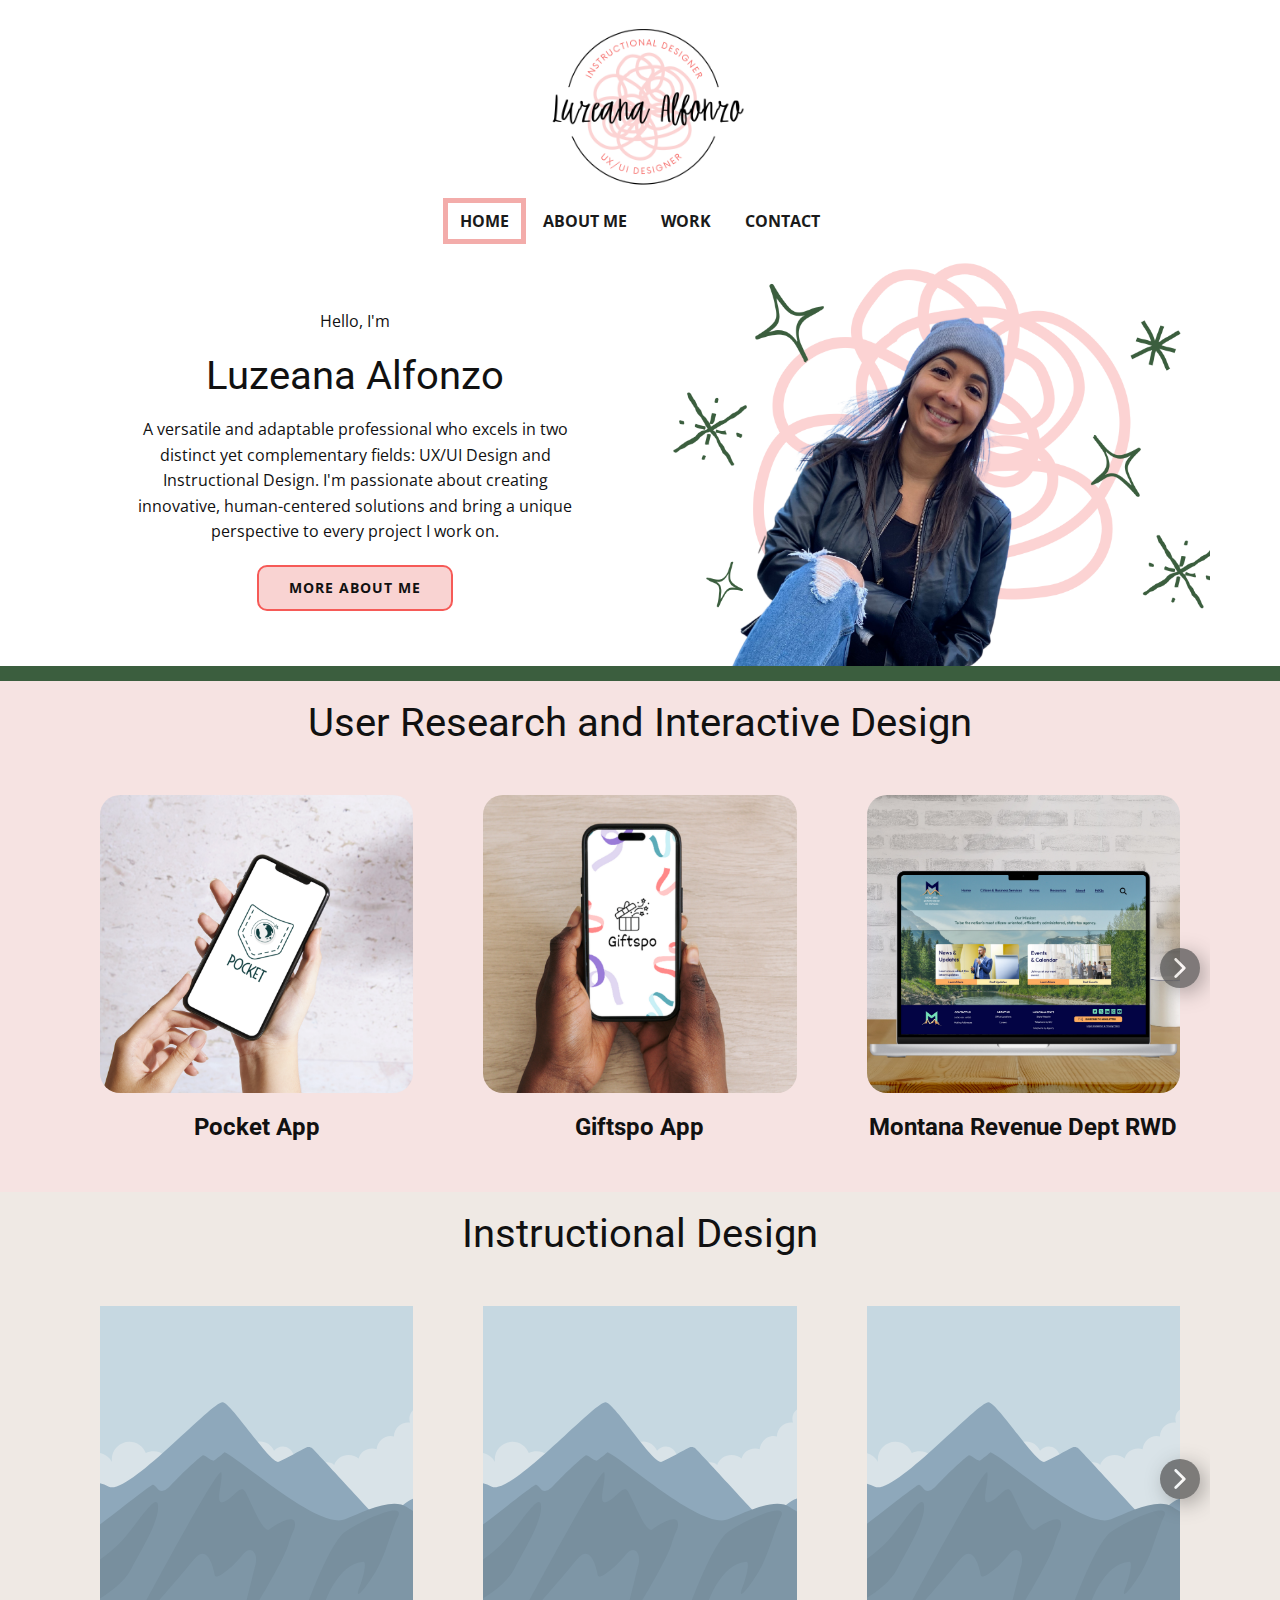
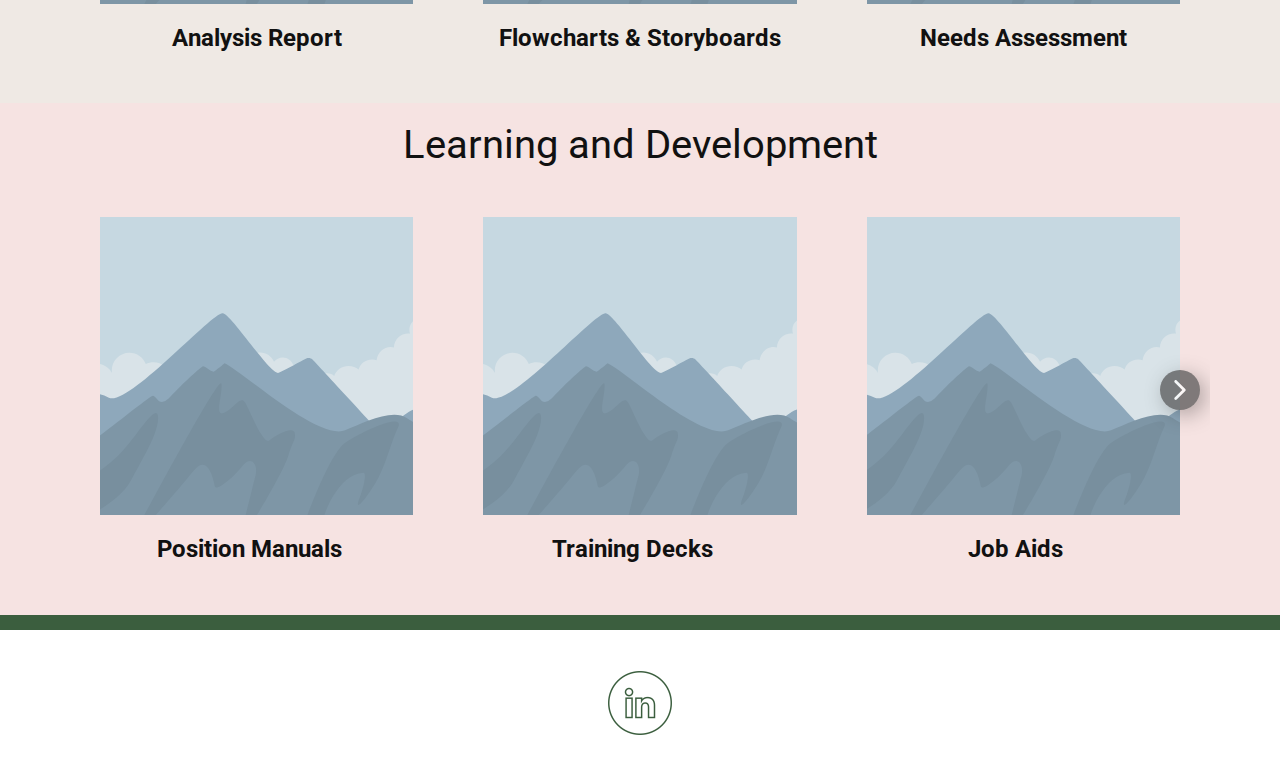
<file: index.html>
<!DOCTYPE html>
<html style="font-size: 16px;" lang="en"><head>
    <meta name="viewport" content="width=device-width, initial-scale=1.0">
    <meta charset="utf-8">
    <meta name="keywords" content="Luzeana Alfonzo, What I Do">
    <meta name="description" content="">
    <title>Home</title>
    <link rel="stylesheet" href="nicepage.css" media="screen">
<link rel="stylesheet" href="Home.css" media="screen">
    <script class="u-script" type="text/javascript" src="jquery.js" defer=""></script>
    <script class="u-script" type="text/javascript" src="nicepage.js" defer=""></script>
    <meta name="generator" content="Nicepage 5.20.7, nicepage.com">
    <link id="u-theme-google-font" rel="stylesheet" href="https://fonts.googleapis.com/css?family=Roboto:100,100i,300,300i,400,400i,500,500i,700,700i,900,900i|Open+Sans:300,300i,400,400i,500,500i,600,600i,700,700i,800,800i">
    <link id="u-page-google-font" rel="stylesheet" href="https://fonts.googleapis.com/css?family=Roboto:100,100i,300,300i,400,400i,500,500i,700,700i,900,900i">
    
    
    
    
    
    
    
    
    <script type="application/ld+json">{
		"@context": "http://schema.org",
		"@type": "Organization",
		"name": "Site1",
		"logo": "images/LOGO1.png"
}</script>
    <meta name="theme-color" content="#478ac9">
    <meta property="og:title" content="Home">
    <meta property="og:description" content="">
    <meta property="og:type" content="website">
  <meta data-intl-tel-input-cdn-path="intlTelInput/"></head>
  <body data-home-page="Home.html" data-home-page-title="Home" data-path-to-root="./" data-include-products="false" class="u-body u-xl-mode" data-lang="en"><header class="u-clearfix u-header" id="sec-88bd"><div class="u-clearfix u-sheet u-valign-bottom-lg u-valign-middle-md u-valign-middle-sm u-valign-middle-xs u-sheet-1">
        <a href="https://nicepage.com/c/art-design-html-templates" class="u-image u-logo u-image-1" data-image-width="1152" data-image-height="864">
          <img src="images/LOGO1.png" class="u-logo-image u-logo-image-1">
        </a>
        <nav class="u-align-center-lg u-align-center-md u-align-center-sm u-align-center-xs u-menu u-menu-one-level u-offcanvas u-menu-1">
          <div class="menu-collapse" style="font-size: 1rem; letter-spacing: 0px; font-weight: 700; text-transform: uppercase;">
            <a class="u-button-style u-custom-active-border-color u-custom-active-color u-custom-border u-custom-border-color u-custom-borders u-custom-hover-border-color u-custom-left-right-menu-spacing u-custom-text-active-color u-custom-text-color u-custom-text-hover-color u-custom-top-bottom-menu-spacing u-nav-link" href="#" style="padding: 16px 10px; font-size: calc(1em + 32px);">
              <svg class="u-svg-link" viewBox="0 0 24 24"><use xmlns:xlink="http://www.w3.org/1999/xlink" xlink:href="#menu-hamburger"></use></svg>
              <svg class="u-svg-content" version="1.1" id="menu-hamburger" viewBox="0 0 16 16" x="0px" y="0px" xmlns:xlink="http://www.w3.org/1999/xlink" xmlns="http://www.w3.org/2000/svg"><g><rect y="1" width="16" height="2"></rect><rect y="7" width="16" height="2"></rect><rect y="13" width="16" height="2"></rect>
</g></svg>
            </a>
          </div>
          <div class="u-custom-menu u-nav-container">
            <ul class="u-nav u-spacing-0 u-unstyled u-nav-1"><li class="u-nav-item"><a class="u-border-5 u-border-active-custom-color-4 u-border-hover-custom-color-3 u-button-style u-nav-link u-text-active-grey-90 u-text-grey-90 u-text-hover-grey-90" href="Home.html" style="padding: 10px 12px;">Home</a>
</li><li class="u-nav-item"><a class="u-border-5 u-border-active-custom-color-4 u-border-hover-custom-color-3 u-button-style u-nav-link u-text-active-grey-90 u-text-grey-90 u-text-hover-grey-90" href="About-Me.html" style="padding: 10px 12px;">About Me</a>
</li><li class="u-nav-item"><a class="u-border-5 u-border-active-custom-color-4 u-border-hover-custom-color-3 u-button-style u-nav-link u-text-active-grey-90 u-text-grey-90 u-text-hover-grey-90" href="Work.html" style="padding: 10px 12px;">Work</a>
</li><li class="u-nav-item"><a class="u-border-5 u-border-active-custom-color-4 u-border-hover-custom-color-3 u-button-style u-nav-link u-text-active-grey-90 u-text-grey-90 u-text-hover-grey-90" href="Contact.html" style="padding: 10px 12px;">Contact</a>
</li></ul>
          </div>
          <div class="u-custom-menu u-nav-container-collapse">
            <div class="u-black u-container-style u-inner-container-layout u-opacity u-opacity-95 u-sidenav">
              <div class="u-inner-container-layout u-sidenav-overflow">
                <div class="u-menu-close"></div>
                <ul class="u-align-center u-nav u-popupmenu-items u-unstyled u-nav-2"><li class="u-nav-item"><a class="u-button-style u-nav-link" href="Home.html">Home</a>
</li><li class="u-nav-item"><a class="u-button-style u-nav-link" href="About-Me.html">About Me</a>
</li><li class="u-nav-item"><a class="u-button-style u-nav-link" href="Work.html">Work</a>
</li><li class="u-nav-item"><a class="u-button-style u-nav-link" href="Contact.html">Contact</a>
</li></ul>
              </div>
            </div>
            <div class="u-black u-menu-overlay u-opacity u-opacity-70"></div>
          </div>
        </nav>
      </div></header>
    <section class="u-clearfix u-section-1" id="sec-c000">
      <div class="u-clearfix u-sheet u-valign-bottom u-sheet-1">
        <div class="data-layout-selected u-clearfix u-expanded-width u-gutter-0 u-layout-wrap u-layout-wrap-1">
          <div class="u-layout" style="">
            <div class="u-layout-row" style="">
              <div class="u-align-center u-container-align-center-md u-container-style u-layout-cell u-left-cell u-shape-rectangle u-size-24-md u-size-24-sm u-size-24-xs u-size-30-xl u-size-33-lg u-size-xs-60 u-layout-cell-1" src="">
                <div class="u-container-layout u-valign-middle-lg u-valign-middle-md u-valign-middle-xl u-container-layout-1">
                  <p class="u-align-center-md u-align-center-sm u-align-center-xs u-text u-text-1">Hello, I'm</p>
                  <h2 class="u-align-center-md u-align-center-sm u-align-center-xs u-text u-text-default-lg u-text-default-xl u-text-2">Luzeana Alfonzo</h2>
                  <p class="u-align-center-md u-align-center-sm u-align-center-xs u-text u-text-3"> A versatile and adaptable professional who excels in two distinct yet complementary fields: UX/UI Design and Instructional Design. ​I'm passionate about creating innovative, human-centered solutions and bring a unique perspective to every project I work on.</p>
                  <a href="About-Me.html" class="u-align-center-md u-align-center-sm u-align-center-xs u-border-2 u-border-custom-color-3 u-btn u-btn-round u-button-style u-custom-color-5 u-hover-custom-color-3 u-radius-10 u-btn-1">More About Me</a>
                </div>
              </div>
              <div class="u-align-center u-container-style u-image u-layout-cell u-right-cell u-size-27-lg u-size-30-xl u-size-36-md u-size-36-sm u-size-36-xs u-size-xs-60 u-image-1" src="" data-image-width="1728" data-image-height="1478">
                <div class="u-container-layout u-valign-top u-container-layout-2" src=""></div>
              </div>
            </div>
          </div>
        </div>
      </div>
    </section>
    <section class="u-clearfix u-custom-color-2 u-section-2" id="sec-3fc4">
      <div class="u-clearfix u-sheet u-sheet-1"></div>
    </section>
    <section class="u-align-center u-clearfix u-custom-color-7 u-section-3" id="sec-701a">
      <div class="u-clearfix u-sheet u-valign-middle u-sheet-1">
        <h2 class="u-text u-text-default-lg u-text-default-md u-text-default-xl u-text-1">User Research and Interactive Design</h2>
        <div class="u-expanded-width u-layout-horizontal u-list u-list-1">
          <div class="u-repeater u-repeater-1">
            <div class="u-align-center u-container-style u-list-item u-repeater-item">
              <div class="u-container-layout u-similar-container u-container-layout-1">
                <img class="u-expanded-width u-image u-image-round u-radius-20 u-image-1" alt="" data-image-width="2000" data-image-height="2000" src="images/11.png">
                <h4 class="u-text u-text-2">Pocket App</h4>
              </div>
            </div>
            <div class="u-align-center u-container-style u-list-item u-repeater-item">
              <div class="u-container-layout u-similar-container u-container-layout-2">
                <img class="u-expanded-width u-image u-image-round u-radius-20 u-image-2" alt="" data-image-width="2000" data-image-height="2000" src="images/21.png">
                <h4 class="u-text u-text-3">Giftspo App</h4>
              </div>
            </div>
            <div class="u-align-center u-container-style u-list-item u-repeater-item">
              <div class="u-container-layout u-similar-container u-container-layout-3">
                <img class="u-expanded-width u-image u-image-round u-radius-20 u-image-3" alt="" data-image-width="2000" data-image-height="2000" src="images/43.png">
                <h4 class="u-text u-text-4">Montana Revenue Dept RWD</h4>
              </div>
            </div>
            <div class="u-align-center u-container-style u-list-item u-repeater-item">
              <div class="u-container-layout u-similar-container u-container-layout-4">
                <img class="u-expanded-width u-image u-image-round u-radius-20 u-image-4" alt="" data-image-width="2000" data-image-height="2000" src="images/MontanaDepartmentofRevenue.png">
                <h4 class="u-text u-text-5">Hands On Orlando RWD</h4>
              </div>
            </div>
          </div>
          <a class="u-absolute-vcenter u-gallery-nav u-gallery-nav-prev u-grey-70 u-hover-custom-color-3 u-icon-circle u-opacity u-opacity-70 u-spacing-10 u-text-white u-gallery-nav-1" href="#" role="button">
            <span aria-hidden="true">
              <svg viewBox="0 0 451.847 451.847"><path d="M97.141,225.92c0-8.095,3.091-16.192,9.259-22.366L300.689,9.27c12.359-12.359,32.397-12.359,44.751,0
c12.354,12.354,12.354,32.388,0,44.748L173.525,225.92l171.903,171.909c12.354,12.354,12.354,32.391,0,44.744
c-12.354,12.365-32.386,12.365-44.745,0l-194.29-194.281C100.226,242.115,97.141,234.018,97.141,225.92z"></path></svg>
            </span>
            <span class="sr-only">
              <svg viewBox="0 0 451.847 451.847"><path d="M97.141,225.92c0-8.095,3.091-16.192,9.259-22.366L300.689,9.27c12.359-12.359,32.397-12.359,44.751,0
c12.354,12.354,12.354,32.388,0,44.748L173.525,225.92l171.903,171.909c12.354,12.354,12.354,32.391,0,44.744
c-12.354,12.365-32.386,12.365-44.745,0l-194.29-194.281C100.226,242.115,97.141,234.018,97.141,225.92z"></path></svg>
            </span>
          </a>
          <a class="u-absolute-vcenter u-gallery-nav u-gallery-nav-next u-grey-70 u-hover-custom-color-3 u-icon-circle u-opacity u-opacity-70 u-spacing-10 u-text-white u-gallery-nav-2" href="#" role="button">
            <span aria-hidden="true">
              <svg viewBox="0 0 451.846 451.847"><path d="M345.441,248.292L151.154,442.573c-12.359,12.365-32.397,12.365-44.75,0c-12.354-12.354-12.354-32.391,0-44.744
L278.318,225.92L106.409,54.017c-12.354-12.359-12.354-32.394,0-44.748c12.354-12.359,32.391-12.359,44.75,0l194.287,194.284
c6.177,6.18,9.262,14.271,9.262,22.366C354.708,234.018,351.617,242.115,345.441,248.292z"></path></svg>
            </span>
            <span class="sr-only">
              <svg viewBox="0 0 451.846 451.847"><path d="M345.441,248.292L151.154,442.573c-12.359,12.365-32.397,12.365-44.75,0c-12.354-12.354-12.354-32.391,0-44.744
L278.318,225.92L106.409,54.017c-12.354-12.359-12.354-32.394,0-44.748c12.354-12.359,32.391-12.359,44.75,0l194.287,194.284
c6.177,6.18,9.262,14.271,9.262,22.366C354.708,234.018,351.617,242.115,345.441,248.292z"></path></svg>
            </span>
          </a>
        </div>
      </div>
    </section>
    <section class="u-align-center u-clearfix u-custom-color-1 u-section-4" id="carousel_2dae">
      <div class="u-clearfix u-sheet u-valign-middle u-sheet-1">
        <h2 class="u-text u-text-default u-text-1">Instructional Design</h2>
        <div class="u-expanded-width u-layout-horizontal u-list u-list-1">
          <div class="u-repeater u-repeater-1">
            <div class="u-align-center u-container-style u-list-item u-repeater-item">
              <div class="u-container-layout u-similar-container u-valign-top-xs u-container-layout-1">
                <img class="u-expanded-width u-image u-image-default u-image-1" alt="" data-image-width="2836" data-image-height="1875" src="images/90fc53c9.svg">
                <h4 class="u-text u-text-2">Analysis Report</h4>
              </div>
            </div>
            <div class="u-align-center u-container-style u-list-item u-repeater-item">
              <div class="u-container-layout u-similar-container u-valign-top-xs u-container-layout-2">
                <img class="u-expanded-width u-image u-image-default u-image-2" alt="" data-image-width="2836" data-image-height="1875" src="images/90fc53c9.svg">
                <h4 class="u-text u-text-3"> Flowcharts &amp; Storyboards</h4>
              </div>
            </div>
            <div class="u-align-center u-container-style u-list-item u-repeater-item">
              <div class="u-container-layout u-similar-container u-valign-top-xs u-container-layout-3">
                <img class="u-expanded-width u-image u-image-default u-image-3" alt="" data-image-width="2836" data-image-height="1875" src="images/90fc53c9.svg">
                <h4 class="u-text u-text-4">Needs Assessment</h4>
              </div>
            </div>
            <div class="u-align-center u-container-style u-list-item u-repeater-item">
              <div class="u-container-layout u-similar-container u-valign-top-xs u-container-layout-4">
                <img class="u-expanded-width u-image u-image-default u-image-4" alt="" data-image-width="2836" data-image-height="1875" src="images/90fc53c9.svg">
                <h4 class="u-text u-text-5">Game Design</h4>
              </div>
            </div>
          </div>
          <a class="u-absolute-vcenter u-gallery-nav u-gallery-nav-prev u-grey-70 u-hover-custom-color-3 u-icon-circle u-opacity u-opacity-70 u-spacing-10 u-text-white u-gallery-nav-1" href="#" role="button">
            <span aria-hidden="true">
              <svg viewBox="0 0 451.847 451.847"><path d="M97.141,225.92c0-8.095,3.091-16.192,9.259-22.366L300.689,9.27c12.359-12.359,32.397-12.359,44.751,0
c12.354,12.354,12.354,32.388,0,44.748L173.525,225.92l171.903,171.909c12.354,12.354,12.354,32.391,0,44.744
c-12.354,12.365-32.386,12.365-44.745,0l-194.29-194.281C100.226,242.115,97.141,234.018,97.141,225.92z"></path></svg>
            </span>
            <span class="sr-only">
              <svg viewBox="0 0 451.847 451.847"><path d="M97.141,225.92c0-8.095,3.091-16.192,9.259-22.366L300.689,9.27c12.359-12.359,32.397-12.359,44.751,0
c12.354,12.354,12.354,32.388,0,44.748L173.525,225.92l171.903,171.909c12.354,12.354,12.354,32.391,0,44.744
c-12.354,12.365-32.386,12.365-44.745,0l-194.29-194.281C100.226,242.115,97.141,234.018,97.141,225.92z"></path></svg>
            </span>
          </a>
          <a class="u-absolute-vcenter u-gallery-nav u-gallery-nav-next u-grey-70 u-hover-custom-color-3 u-icon-circle u-opacity u-opacity-70 u-spacing-10 u-text-white u-gallery-nav-2" href="#" role="button">
            <span aria-hidden="true">
              <svg viewBox="0 0 451.846 451.847"><path d="M345.441,248.292L151.154,442.573c-12.359,12.365-32.397,12.365-44.75,0c-12.354-12.354-12.354-32.391,0-44.744
L278.318,225.92L106.409,54.017c-12.354-12.359-12.354-32.394,0-44.748c12.354-12.359,32.391-12.359,44.75,0l194.287,194.284
c6.177,6.18,9.262,14.271,9.262,22.366C354.708,234.018,351.617,242.115,345.441,248.292z"></path></svg>
            </span>
            <span class="sr-only">
              <svg viewBox="0 0 451.846 451.847"><path d="M345.441,248.292L151.154,442.573c-12.359,12.365-32.397,12.365-44.75,0c-12.354-12.354-12.354-32.391,0-44.744
L278.318,225.92L106.409,54.017c-12.354-12.359-12.354-32.394,0-44.748c12.354-12.359,32.391-12.359,44.75,0l194.287,194.284
c6.177,6.18,9.262,14.271,9.262,22.366C354.708,234.018,351.617,242.115,345.441,248.292z"></path></svg>
            </span>
          </a>
        </div>
      </div>
    </section>
    <section class="u-align-center u-clearfix u-custom-color-7 u-section-5" id="carousel_5411">
      <div class="u-clearfix u-sheet u-valign-middle-lg u-valign-middle-md u-valign-middle-sm u-valign-middle-xs u-sheet-1">
        <h2 class="u-text u-text-default u-text-1">Learning and Development</h2>
        <div class="u-expanded-width u-layout-horizontal u-list u-list-1">
          <div class="u-repeater u-repeater-1">
            <div class="u-container-style u-custom-item u-list-item u-repeater-item">
              <div class="u-container-layout u-similar-container u-container-layout-1">
                <img class="u-expanded-width u-image u-image-default u-image-1" alt="" data-image-width="2836" data-image-height="1875" src="images/90fc53c9.svg">
                <h4 class="u-align-center u-text u-text-2">Position Manuals</h4>
              </div>
            </div>
            <div class="u-container-style u-custom-item u-list-item u-repeater-item">
              <div class="u-container-layout u-similar-container u-container-layout-2">
                <img class="u-expanded-width u-image u-image-default u-image-2" alt="" data-image-width="2836" data-image-height="1875" src="images/90fc53c9.svg">
                <h4 class="u-align-center u-text u-text-3">Training Decks</h4>
              </div>
            </div>
            <div class="u-container-style u-custom-item u-list-item u-repeater-item">
              <div class="u-container-layout u-similar-container u-container-layout-3">
                <img class="u-expanded-width u-image u-image-default u-image-3" alt="" data-image-width="2836" data-image-height="1875" src="images/90fc53c9.svg">
                <h4 class="u-align-center u-text u-text-4">Job Aids</h4>
              </div>
            </div>
            <div class="u-align-left u-container-style u-custom-item u-list-item u-repeater-item">
              <div class="u-container-layout u-similar-container u-container-layout-4">
                <img class="u-expanded-width u-image u-image-default u-image-4" alt="" data-image-width="2836" data-image-height="1875" src="images/90fc53c9.svg">
                <h4 class="u-align-center u-text u-text-5">Assessments</h4>
              </div>
            </div>
          </div>
          <a class="u-absolute-vcenter u-gallery-nav u-gallery-nav-prev u-grey-70 u-hover-custom-color-3 u-icon-circle u-opacity u-opacity-70 u-spacing-10 u-text-white u-gallery-nav-1" href="#" role="button">
            <span aria-hidden="true">
              <svg viewBox="0 0 451.847 451.847"><path d="M97.141,225.92c0-8.095,3.091-16.192,9.259-22.366L300.689,9.27c12.359-12.359,32.397-12.359,44.751,0
c12.354,12.354,12.354,32.388,0,44.748L173.525,225.92l171.903,171.909c12.354,12.354,12.354,32.391,0,44.744
c-12.354,12.365-32.386,12.365-44.745,0l-194.29-194.281C100.226,242.115,97.141,234.018,97.141,225.92z"></path></svg>
            </span>
            <span class="sr-only">
              <svg viewBox="0 0 451.847 451.847"><path d="M97.141,225.92c0-8.095,3.091-16.192,9.259-22.366L300.689,9.27c12.359-12.359,32.397-12.359,44.751,0
c12.354,12.354,12.354,32.388,0,44.748L173.525,225.92l171.903,171.909c12.354,12.354,12.354,32.391,0,44.744
c-12.354,12.365-32.386,12.365-44.745,0l-194.29-194.281C100.226,242.115,97.141,234.018,97.141,225.92z"></path></svg>
            </span>
          </a>
          <a class="u-absolute-vcenter u-gallery-nav u-gallery-nav-next u-grey-70 u-hover-custom-color-3 u-icon-circle u-opacity u-opacity-70 u-spacing-10 u-text-white u-gallery-nav-2" href="#" role="button">
            <span aria-hidden="true">
              <svg viewBox="0 0 451.846 451.847"><path d="M345.441,248.292L151.154,442.573c-12.359,12.365-32.397,12.365-44.75,0c-12.354-12.354-12.354-32.391,0-44.744
L278.318,225.92L106.409,54.017c-12.354-12.359-12.354-32.394,0-44.748c12.354-12.359,32.391-12.359,44.75,0l194.287,194.284
c6.177,6.18,9.262,14.271,9.262,22.366C354.708,234.018,351.617,242.115,345.441,248.292z"></path></svg>
            </span>
            <span class="sr-only">
              <svg viewBox="0 0 451.846 451.847"><path d="M345.441,248.292L151.154,442.573c-12.359,12.365-32.397,12.365-44.75,0c-12.354-12.354-12.354-32.391,0-44.744
L278.318,225.92L106.409,54.017c-12.354-12.359-12.354-32.394,0-44.748c12.354-12.359,32.391-12.359,44.75,0l194.287,194.284
c6.177,6.18,9.262,14.271,9.262,22.366C354.708,234.018,351.617,242.115,345.441,248.292z"></path></svg>
            </span>
          </a>
        </div>
      </div>
    </section>
    <section class="u-clearfix u-custom-color-2 u-section-6" id="carousel_089e">
      <div class="u-clearfix u-sheet u-sheet-1"></div>
    </section>
    
    
    
    <footer class="u-clearfix u-footer" id="sec-2ef5"><div class="u-clearfix u-sheet u-valign-middle-xl u-sheet-1"><span class="u-file-icon u-hover-feature u-icon u-text-custom-color-2 u-icon-1" data-href="https://www.linkedin.com/in/luzeanaalfonzo/" data-target="_blank"><img src="images/4628658-94bad52a.png" alt=""></span>
      </div></footer>
  
</body></html>
</file>
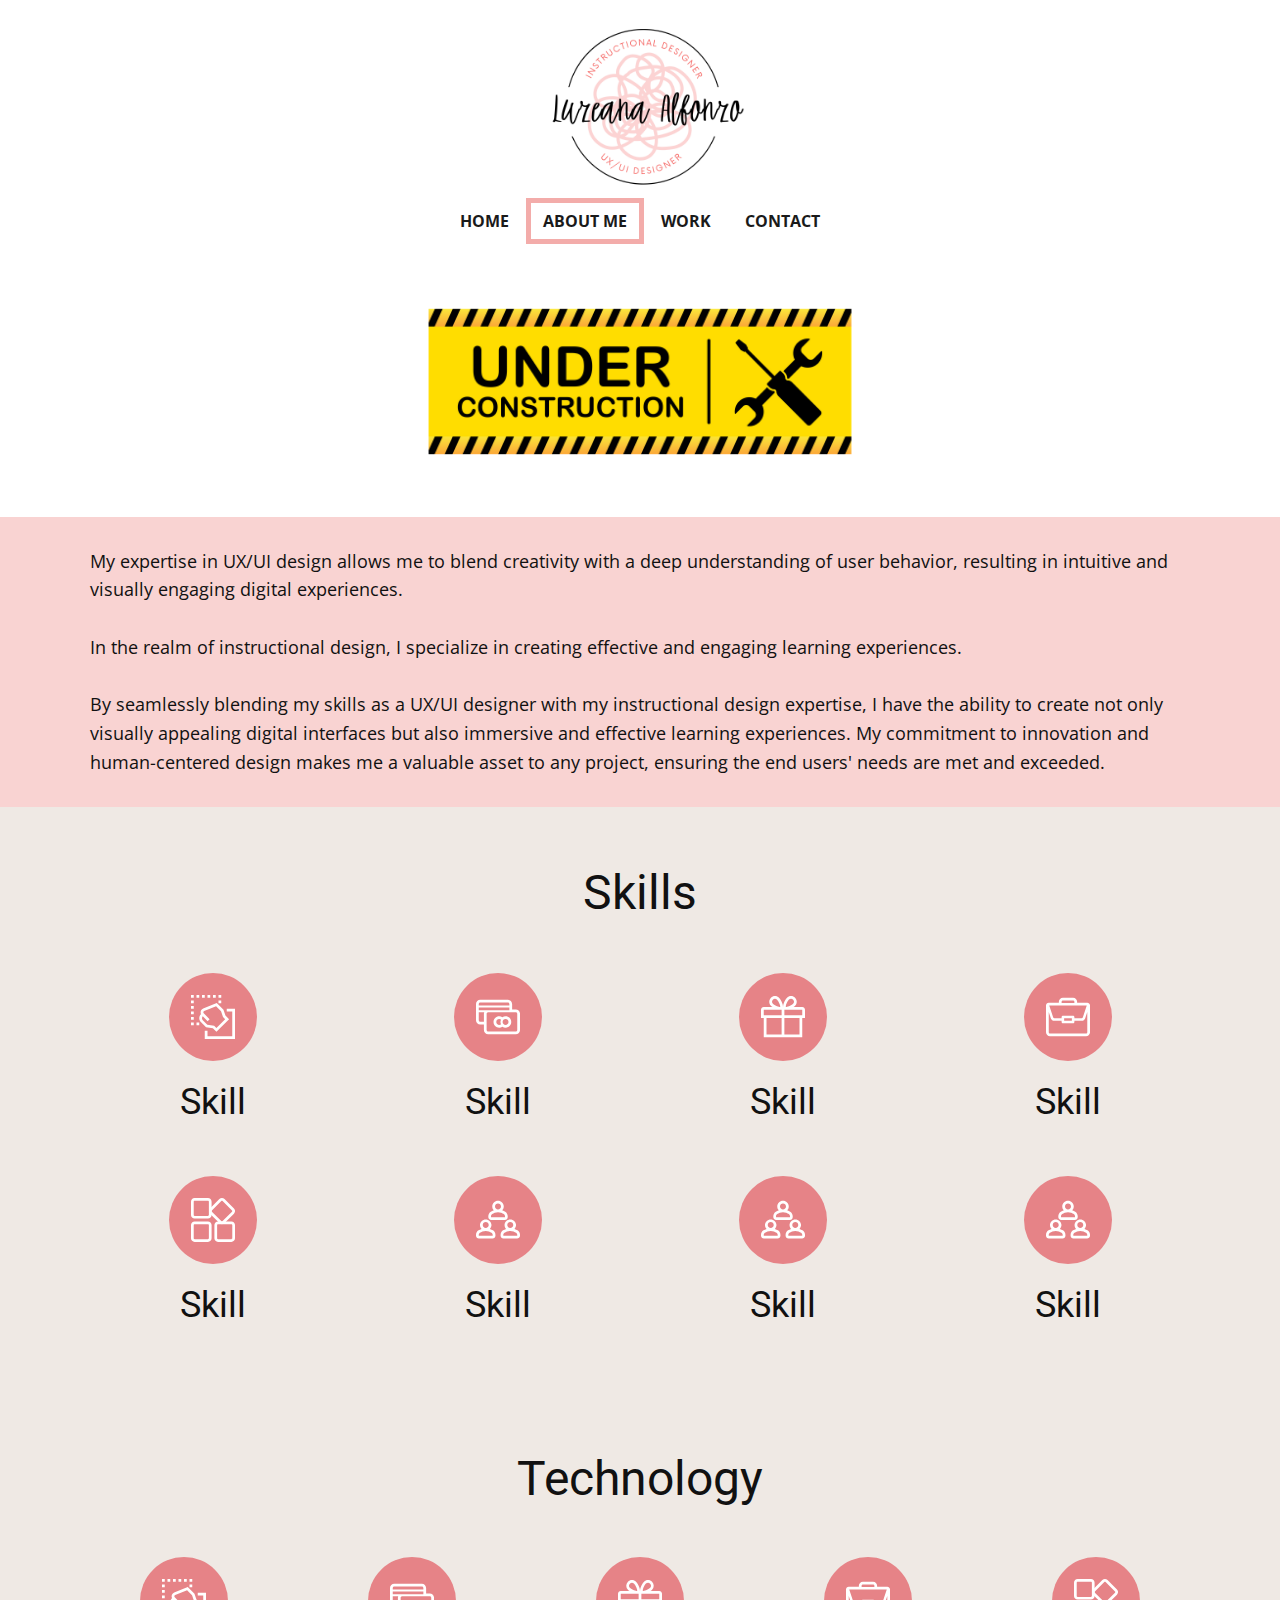
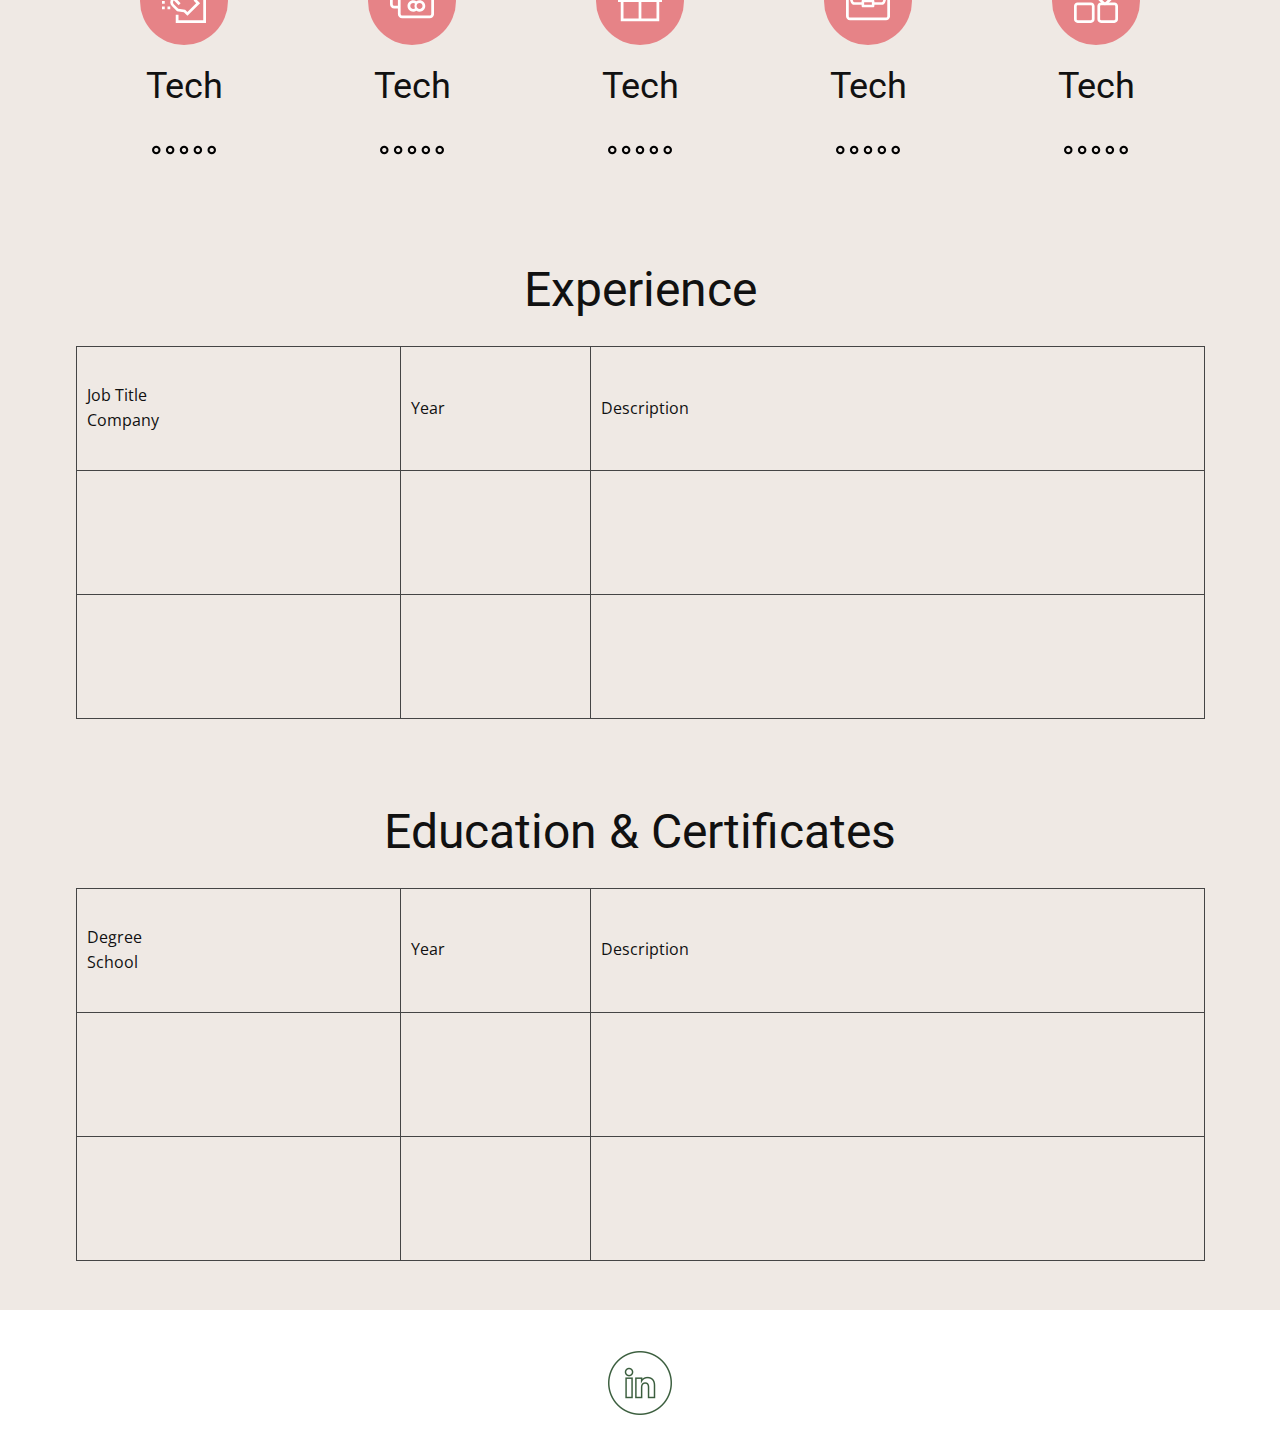
<file: About-Me.html>
<!DOCTYPE html>
<html style="font-size: 16px;" lang="en"><head>
    <meta name="viewport" content="width=device-width, initial-scale=1.0">
    <meta charset="utf-8">
    <meta name="keywords" content="Skills, Technology, Experience, Education &amp;amp; Certificates">
    <meta name="description" content="">
    <title>About Me</title>
    <link rel="stylesheet" href="nicepage.css" media="screen">
<link rel="stylesheet" href="About-Me.css" media="screen">
    <script class="u-script" type="text/javascript" src="jquery.js" defer=""></script>
    <script class="u-script" type="text/javascript" src="nicepage.js" defer=""></script>
    <meta name="generator" content="Nicepage 5.20.7, nicepage.com">
    <link id="u-theme-google-font" rel="stylesheet" href="https://fonts.googleapis.com/css?family=Roboto:100,100i,300,300i,400,400i,500,500i,700,700i,900,900i|Open+Sans:300,300i,400,400i,500,500i,600,600i,700,700i,800,800i">
    
    
    
    
    
    
    
    
    <script type="application/ld+json">{
		"@context": "http://schema.org",
		"@type": "Organization",
		"name": "Site1",
		"logo": "images/LOGO1.png"
}</script>
    <meta name="theme-color" content="#478ac9">
    <meta property="og:title" content="About Me">
    <meta property="og:description" content="">
    <meta property="og:type" content="website">
  <meta data-intl-tel-input-cdn-path="intlTelInput/"></head>
  <body data-path-to-root="./" data-include-products="false" class="u-body u-xl-mode" data-lang="en"><header class="u-clearfix u-header" id="sec-88bd"><div class="u-clearfix u-sheet u-valign-bottom-lg u-valign-middle-md u-valign-middle-sm u-valign-middle-xs u-sheet-1">
        <a href="https://nicepage.com/c/art-design-html-templates" class="u-image u-logo u-image-1" data-image-width="1152" data-image-height="864">
          <img src="images/LOGO1.png" class="u-logo-image u-logo-image-1">
        </a>
        <nav class="u-align-center-lg u-align-center-md u-align-center-sm u-align-center-xs u-menu u-menu-one-level u-offcanvas u-menu-1">
          <div class="menu-collapse" style="font-size: 1rem; letter-spacing: 0px; font-weight: 700; text-transform: uppercase;">
            <a class="u-button-style u-custom-active-border-color u-custom-active-color u-custom-border u-custom-border-color u-custom-borders u-custom-hover-border-color u-custom-left-right-menu-spacing u-custom-text-active-color u-custom-text-color u-custom-text-hover-color u-custom-top-bottom-menu-spacing u-nav-link" href="#" style="padding: 16px 10px; font-size: calc(1em + 32px);">
              <svg class="u-svg-link" viewBox="0 0 24 24"><use xmlns:xlink="http://www.w3.org/1999/xlink" xlink:href="#menu-hamburger"></use></svg>
              <svg class="u-svg-content" version="1.1" id="menu-hamburger" viewBox="0 0 16 16" x="0px" y="0px" xmlns:xlink="http://www.w3.org/1999/xlink" xmlns="http://www.w3.org/2000/svg"><g><rect y="1" width="16" height="2"></rect><rect y="7" width="16" height="2"></rect><rect y="13" width="16" height="2"></rect>
</g></svg>
            </a>
          </div>
          <div class="u-custom-menu u-nav-container">
            <ul class="u-nav u-spacing-0 u-unstyled u-nav-1"><li class="u-nav-item"><a class="u-border-5 u-border-active-custom-color-4 u-border-hover-custom-color-3 u-button-style u-nav-link u-text-active-grey-90 u-text-grey-90 u-text-hover-grey-90" href="Home.html" style="padding: 10px 12px;">Home</a>
</li><li class="u-nav-item"><a class="u-border-5 u-border-active-custom-color-4 u-border-hover-custom-color-3 u-button-style u-nav-link u-text-active-grey-90 u-text-grey-90 u-text-hover-grey-90" href="About-Me.html" style="padding: 10px 12px;">About Me</a>
</li><li class="u-nav-item"><a class="u-border-5 u-border-active-custom-color-4 u-border-hover-custom-color-3 u-button-style u-nav-link u-text-active-grey-90 u-text-grey-90 u-text-hover-grey-90" href="Work.html" style="padding: 10px 12px;">Work</a>
</li><li class="u-nav-item"><a class="u-border-5 u-border-active-custom-color-4 u-border-hover-custom-color-3 u-button-style u-nav-link u-text-active-grey-90 u-text-grey-90 u-text-hover-grey-90" href="Contact.html" style="padding: 10px 12px;">Contact</a>
</li></ul>
          </div>
          <div class="u-custom-menu u-nav-container-collapse">
            <div class="u-black u-container-style u-inner-container-layout u-opacity u-opacity-95 u-sidenav">
              <div class="u-inner-container-layout u-sidenav-overflow">
                <div class="u-menu-close"></div>
                <ul class="u-align-center u-nav u-popupmenu-items u-unstyled u-nav-2"><li class="u-nav-item"><a class="u-button-style u-nav-link" href="Home.html">Home</a>
</li><li class="u-nav-item"><a class="u-button-style u-nav-link" href="About-Me.html">About Me</a>
</li><li class="u-nav-item"><a class="u-button-style u-nav-link" href="Work.html">Work</a>
</li><li class="u-nav-item"><a class="u-button-style u-nav-link" href="Contact.html">Contact</a>
</li></ul>
              </div>
            </div>
            <div class="u-black u-menu-overlay u-opacity u-opacity-70"></div>
          </div>
        </nav>
      </div></header>
    <section class="u-clearfix u-container-align-center-xl u-section-1" id="sec-cc2f">
      <div class="u-clearfix u-sheet u-valign-middle-lg u-valign-middle-md u-valign-middle-sm u-valign-middle-xs u-sheet-1">
        <img class="u-image u-image-contain u-image-default u-image-1" src="images/Untitleddesign1.png" alt="" data-image-width="6912" data-image-height="3456">
      </div>
    </section>
    <section class="u-clearfix u-custom-color-5 u-section-2" id="sec-1cc6">
      <div class="u-clearfix u-sheet u-sheet-1">
        <p class="u-text u-text-1"> My expertise in UX/UI design allows me to blend creativity with a deep understanding of user behavior, resulting in intuitive and visually engaging digital experiences.<br>
          <br>In the realm of instructional design, I specialize in creating effective and engaging learning experiences.&nbsp;<br>
          <br>By seamlessly blending my skills as a UX/UI designer with my instructional design expertise, I have the ability to create not only visually appealing digital interfaces but also immersive and effective learning experiences. My commitment to innovation and human-centered design makes me a valuable asset to any project, ensuring the end users' needs are met and exceeded.<br>
        </p>
      </div>
    </section>
    <section class="u-align-center u-clearfix u-custom-color-1 u-section-3" id="sec-71a2">
      <div class="u-clearfix u-sheet u-valign-middle u-sheet-1">
        <h2 class="u-text u-text-default u-text-1">Skills</h2>
        <div class="u-expanded-width u-list u-list-1">
          <div class="u-repeater u-repeater-1">
            <div class="u-align-center u-container-style u-custom-color-1 u-list-item u-repeater-item u-video-cover u-list-item-1">
              <div class="u-container-layout u-similar-container u-container-layout-1"><span class="u-icon u-icon-circle u-palette-2-light-1 u-icon-1"><svg class="u-svg-link" preserveAspectRatio="xMidYMin slice" viewBox="0 0 128 128" style=""><use xmlns:xlink="http://www.w3.org/1999/xlink" xlink:href="#svg-7712"></use></svg><svg class="u-svg-content" viewBox="0 0 128 128" id="svg-7712"><polygon points="104 40 104 48 120 48 120 120 48 120 48 104 40 104 40 128 128 128 128 40"></polygon><rect x="80" width="8" height="8"></rect><rect x="16" width="8" height="8"></rect><rect x="32" width="8" height="8"></rect><rect x="16" y="80" width="8" height="8"></rect><rect x="48" width="8" height="8"></rect><rect x="64" width="8" height="8"></rect><rect width="8" height="8"></rect><rect y="48" width="8" height="8"></rect><rect y="64" width="8" height="8"></rect><rect y="32" width="8" height="8"></rect><rect y="16" width="8" height="8"></rect><rect x="80" y="16" width="8" height="8"></rect><rect y="80" width="8" height="8"></rect><path d="m63.6 96.8 10.4 10.4 36.8-36.8-10.6-10.6-5.7-17-19.6-19.5-39.5 16.2c-6.1 2.5-9.1 9.5-6.5 15.7l0.3 0.6-0.5 0.5c-6.2 6.2-6.2 16.4 0 22.6l15.1 15.1 19.8 2.8zm-31.6-29.2c0-2.1 0.8-4.2 2.3-5.7l14.1 14.1 5.7-5.7-17-17c-1.6-1.6-1.6-4.1 0-5.7 0.4-0.4 0.8-0.7 1.3-0.9l34.6-14 14.4 14.4 5.7 17 6.3 6.3-25.5 25.5-6.6-6.6-19.8-2.8-13.2-13.3c-1.5-1.5-2.3-3.5-2.3-5.6z"></path></svg>
            
            
          </span>
                <h3 class="u-text u-text-2">Skill</h3>
              </div>
            </div>
            <div class="u-align-center u-container-style u-custom-color-1 u-list-item u-repeater-item u-video-cover u-list-item-2">
              <div class="u-container-layout u-similar-container u-container-layout-2"><span class="u-icon u-icon-circle u-palette-2-light-1 u-icon-2"><svg class="u-svg-link" preserveAspectRatio="xMidYMin slice" viewBox="0 0 128 128" style=""><use xmlns:xlink="http://www.w3.org/1999/xlink" xlink:href="#svg-e4e6"></use></svg><svg class="u-svg-content" viewBox="0 0 128 128" id="svg-e4e6"><path d="m92.7 22c2.4 0 4.4 2 4.4 4.5v4.2h-89.1v-4.2c0-2.5 2-4.5 4.4-4.5h80.3m4.4 14.6v7.8h-61.8-0.6-26.7v-7.8h89.1m18.5 13.7c2.4 0 4.4 2 4.4 4.5v46.7c0 2.5-2 4.5-4.4 4.5h-80.3c-2.4 0-4.4-2-4.4-4.5v-46.7c0-2.3 1.8-4.3 4.1-4.4l80.6-0.1m-91.6 0.1c-0.6 1.3-1 2.9-1 4.4v22.9h-10.6c-2.4 0-4.4-2-4.4-4.5v-22.8h18m66.7-36.4h-80.3c-6.8 0-12.4 5.6-12.4 12.5v46.8c0 6.9 5.6 12.5 12.4 12.5h10.6v15.9c0 6.9 5.6 12.5 12.4 12.5h80.3c6.8 0 12.4-5.6 12.4-12.5v-46.7c0-6.9-5.6-12.5-12.4-12.5h-10.6v-15.9c-0.1-7-5.6-12.6-12.4-12.6z"></path><path d="m67.6 69.9c2 0 3.8 0.7 5.3 1.8-1.1 2-1.7 4.3-1.7 6.8 0 2.4 0.6 4.7 1.7 6.8-1.5 1.2-3.4 1.8-5.3 1.8-4.7 0-8.6-3.9-8.6-8.6s3.8-8.6 8.6-8.6m18.4 0c4.7 0 8.6 3.9 8.6 8.6s-3.9 8.6-8.6 8.6-8.6-3.9-8.6-8.6 3.8-8.6 8.6-8.6m-18.4-8c-9.2 0-16.6 7.5-16.6 16.6 0 9.2 7.5 16.6 16.6 16.6 3.3 0 6.5-1 9.2-2.8 2.6 1.8 5.8 2.8 9.2 2.8 9.2 0 16.6-7.5 16.6-16.6 0-9.2-7.5-16.6-16.6-16.6-3.4 0-6.6 1-9.2 2.8-2.7-1.8-6-2.8-9.2-2.8z"></path></svg>
            
            
          </span>
                <h3 class="u-text u-text-3"> Skill</h3>
              </div>
            </div>
            <div class="u-align-center u-container-style u-custom-color-1 u-list-item u-repeater-item u-list-item-3">
              <div class="u-container-layout u-similar-container u-container-layout-3"><span class="u-icon u-icon-circle u-palette-2-light-1 u-icon-3"><svg class="u-svg-link" preserveAspectRatio="xMidYMin slice" viewBox="0 0 128 128" style=""><use xmlns:xlink="http://www.w3.org/1999/xlink" xlink:href="#svg-5d09"></use></svg><svg class="u-svg-content" viewBox="0 0 128 128" id="svg-5d09"><path d="m40.6 11c2.3 0 4.4 0.9 6.1 2.5 5.4 5.4 10.8 19.2 8.9 21.2 0 0-0.3 0.3-1.5 0.3-5.5 0-16.1-5.7-19.5-9.2-3.4-3.4-3.4-8.9 0-12.2 1.5-1.7 3.7-2.6 6-2.6m46.8 0.1c2.2 0 4.4 0.8 6.1 2.4 3.4 3.4 3.4 8.9 0 12.2-3.4 3.5-14 9.2-19.5 9.2-1.1 0-1.5-0.3-1.5-0.3-1.9-1.9 3.5-15.7 8.9-21.2 1.6-1.5 3.8-2.3 6-2.3m32.6 32.1v16h-52v-16h52m-60 0v16h-52v-16h52m52 23.9v47.9h-44v-47.9h44m-52 0v47.9h-44v-47.9h44m-19.4-64.1c-4.4 0-8.6 1.7-11.7 4.9-6.5 6.5-6.5 17 0 23.5 1.2 1.2 2.8 2.5 4.7 3.8h-25.6c-4.4 0-8 3.6-8 8v24h8v55.8h112v-55.9h8v-24c0-4.4-3.6-8-8-8h-25.6c1.9-1.3 3.6-2.6 4.7-3.8 6.5-6.5 6.5-17 0-23.5-3-3-7.3-4.8-11.7-4.8s-8.7 1.7-11.7 4.8c-4.6 4.6-7.8 11.7-8.9 14.5-2.2 5.4-3 9.5-2.5 12.8h-0.5c0.5-3.2-0.4-7.4-2.5-12.8-1.2-2.8-4.3-9.9-8.9-14.5-3.2-3.1-7.4-4.8-11.8-4.8z"></path></svg>
            
            
          </span>
                <h3 class="u-text u-text-4"> Skill</h3>
              </div>
            </div>
            <div class="u-align-center u-container-style u-custom-color-1 u-list-item u-repeater-item u-video-cover u-list-item-4">
              <div class="u-container-layout u-similar-container u-container-layout-4"><span class="u-icon u-icon-circle u-palette-2-light-1 u-icon-4"><svg class="u-svg-link" preserveAspectRatio="xMidYMin slice" viewBox="0 0 128 128" style=""><use xmlns:xlink="http://www.w3.org/1999/xlink" xlink:href="#svg-ee75"></use></svg><svg class="u-svg-content" viewBox="0 0 128 128" id="svg-ee75"><path d="m78.9 15.9c2.1 0 3.7 1.7 3.7 3.7v3.7h-37.2v-3.7c0-2 1.7-3.7 3.7-3.7h29.8m39.7 14.8-11.6 34.5c-0.5 1.5-1.9 2.5-3.5 2.5h-20.9v-3.7c0-2-1.7-3.7-3.7-3.7h-29.8c-2.1 0-3.7 1.7-3.7 3.7v3.7h-20.9c-1.6 0-3-1-3.5-2.5l-11.6-34.5h109.2m1.5 19.1v58.6c0 2-1.7 3.7-3.7 3.7h-104.7c-2.1 0-3.7-1.7-3.7-3.7v-58.6l5.9 17.7c1.5 4.5 5.8 7.6 10.6 7.6h20.9v3.7c0 2 1.7 3.7 3.7 3.7h29.8c2.1 0 3.7-1.7 3.7-3.7v-3.7h20.9c4.8 0 9.1-3 10.6-7.6l6-17.7m-44.9 17.9v7.4h-22.4v-7.4h22.4m15.3-44.9v-3.2c0-6.4-5.2-11.6-11.6-11.6h-29.8c-6.4 0-11.7 5.2-11.7 11.6v3.2h-29.5c-4.4 0-7.9 3.5-7.9 7.9v77.7c0 6.4 5.2 11.6 11.7 11.6h104.7c6.4 0 11.7-5.2 11.7-11.6v-77.7c0-4.4-3.6-7.9-7.9-7.9h-29.7z"></path></svg>
            
            
          </span>
                <h3 class="u-text u-text-5">Skill</h3>
              </div>
            </div>
            <div class="u-align-center u-container-style u-custom-color-1 u-list-item u-repeater-item u-video-cover u-list-item-5">
              <div class="u-container-layout u-similar-container u-container-layout-5"><span class="u-icon u-icon-circle u-palette-2-light-1 u-icon-5"><svg class="u-svg-link" preserveAspectRatio="xMidYMin slice" viewBox="0 0 128 128" style=""><use xmlns:xlink="http://www.w3.org/1999/xlink" xlink:href="#svg-385f"></use></svg><svg class="u-svg-content" viewBox="0 0 128 128" id="svg-385f"><path d="m117.4 76c1.5 0 2.7 1.2 2.7 2.7v38.7c0 1.5-1.2 2.7-2.7 2.7h-38.7c-1.5 0-2.7-1.2-2.7-2.7v-38.7c0-1.5 1.2-2.7 2.7-2.7h38.7m0-7.9h-38.7c-5.8 0-10.6 4.8-10.6 10.6v38.7c0 5.8 4.8 10.6 10.6 10.6h38.7c5.8 0 10.6-4.8 10.6-10.6v-38.7c0-5.8-4.8-10.6-10.6-10.6z"></path><path d="m49.3 7.9c1.5 0 2.7 1.2 2.7 2.7v38.7c0 1.5-1.2 2.7-2.7 2.7h-38.7c-1.5 0-2.7-1.2-2.7-2.7v-38.7c0-1.5 1.2-2.7 2.7-2.7h38.7m0-7.9h-38.7c-5.8 0-10.6 4.8-10.6 10.6v38.7c0 5.8 4.8 10.6 10.6 10.6h38.7c5.8 0 10.6-4.8 10.6-10.6v-38.7c0-5.8-4.8-10.6-10.6-10.6z"></path><path d="m90 7.9c0.7 0 1.4 0.3 1.9 0.8l27.4 27.4c1 1 1 2.7 0 3.8l-27.4 27.3c-0.5 0.5-1.2 0.8-1.9 0.8s-1.4-0.3-1.9-0.8l-27.3-27.3c-1-1-1-2.7 0-3.8l27.3-27.4c0.6-0.5 1.3-0.8 1.9-0.8m0-7.9c-2.8 0-5.5 1.1-7.5 3.1l-27.3 27.4c-2 2-3.1 4.7-3.1 7.5s1.1 5.5 3.1 7.5l27.4 27.4c2 2 4.7 3.1 7.5 3.1s5.5-1.1 7.5-3.1l27.4-27.4c2-2 3.1-4.7 3.1-7.5s-1.1-5.5-3.1-7.5l-27.5-27.4c-2-2-4.6-3.1-7.5-3.1z"></path><path d="m49.3 76c1.5 0 2.7 1.2 2.7 2.7v38.7c0 1.5-1.2 2.7-2.7 2.7h-38.7c-1.5 0-2.7-1.2-2.7-2.7v-38.7c0-1.5 1.2-2.7 2.7-2.7h38.7m0-7.9h-38.7c-5.8 0-10.6 4.8-10.6 10.6v38.7c0 5.8 4.8 10.6 10.6 10.6h38.7c5.8 0 10.6-4.8 10.6-10.6v-38.7c0-5.8-4.8-10.6-10.6-10.6z"></path></svg>
            
            
          </span>
                <h3 class="u-text u-text-6"> Skill</h3>
              </div>
            </div>
            <div class="u-align-center u-container-style u-custom-color-1 u-list-item u-repeater-item u-video-cover u-list-item-6">
              <div class="u-container-layout u-similar-container u-container-layout-6"><span class="u-icon u-icon-circle u-palette-2-light-1 u-icon-6"><svg class="u-svg-link" preserveAspectRatio="xMidYMin slice" viewBox="0 0 128 128" style=""><use xmlns:xlink="http://www.w3.org/1999/xlink" xlink:href="#svg-ee4f"></use></svg><svg class="u-svg-content" viewBox="0 0 128 128" id="svg-ee4f"><path d="m44.1 63.9h39.8c4.6 0 8.4-3.9 8.4-8.8v-1.8c0-5.6-2.8-10.7-7.3-13.3-2.4-1.4-5.4-2.9-8.8-4.1 2.8-3 4.6-6.9 4.6-11.3-0.1-9.2-7.6-16.6-16.8-16.6s-16.7 7.4-16.7 16.5c0 4.4 1.7 8.4 4.6 11.3-3.4 1.2-6.5 2.7-8.8 4.1-4.5 2.7-7.3 7.7-7.3 13.3v1.8c-0.1 4.9 3.7 8.9 8.3 8.9zm19.9-48c4.8 0 8.7 3.9 8.7 8.6 0 4.8-3.9 8.6-8.7 8.6s-8.7-3.9-8.7-8.6 3.9-8.6 8.7-8.6zm-20.3 37.3c0-2.7 1.3-5.3 3.4-6.5 4-2.3 10.2-5.1 16.9-5.1s12.9 2.8 16.9 5.1c2.1 1.2 3.4 3.8 3.4 6.5v1.8c0 0.6-0.3 0.9-0.4 0.9h-39.8c-0.1 0-0.4-0.3-0.4-0.9v-1.8zm5.5 40.9c-2.4-1.4-5.4-2.9-8.8-4.1 2.8-3 4.6-7 4.6-11.3 0-9.1-7.5-16.5-16.7-16.5s-16.7 7.4-16.7 16.5c0 4.4 1.7 8.4 4.6 11.3-3.4 1.2-6.5 2.7-8.8 4.1-4.6 2.6-7.4 7.7-7.4 13.3v1.8c0 4.9 3.8 8.8 8.4 8.8h39.8c4.6 0 8.4-3.9 8.4-8.8v-1.8c0-5.6-2.8-10.7-7.4-13.3zm-20.9-24.1c4.8 0 8.7 3.9 8.7 8.6 0 4.8-3.9 8.6-8.7 8.6s-8.7-3.9-8.7-8.6 3.9-8.6 8.7-8.6zm20.3 39.2c0 0.6-0.3 0.9-0.4 0.9h-39.8c-0.1 0-0.4-0.3-0.4-0.9v-1.8c0-2.7 1.3-5.3 3.4-6.5 4-2.3 10.2-5.1 16.9-5.1s12.9 2.8 16.9 5.1c2.1 1.2 3.4 3.8 3.4 6.5v1.8zm72.1-15.1c-2.4-1.4-5.4-2.9-8.8-4.1 2.8-3 4.6-6.9 4.6-11.3 0-9.1-7.5-16.5-16.7-16.5s-16.7 7.4-16.7 16.5c-0.1 4.3 1.7 8.3 4.5 11.3-3.4 1.2-6.5 2.7-8.8 4.1-4.5 2.7-7.3 7.7-7.3 13.3v1.8c0 4.9 3.8 8.8 8.4 8.8h39.8c4.6 0 8.4-3.9 8.4-8.8v-1.8c-0.1-5.6-2.9-10.7-7.4-13.3zm-21-24.1c4.8 0 8.7 3.9 8.7 8.6 0 4.8-3.9 8.6-8.7 8.6s-8.7-3.9-8.7-8.6 3.9-8.6 8.7-8.6zm20.3 39.2c0 0.6-0.3 0.9-0.4 0.9h-39.8c-0.1 0-0.4-0.3-0.4-0.9v-1.8c0-2.7 1.3-5.3 3.4-6.5 4-2.3 10.2-5.1 16.9-5.1s12.9 2.8 16.9 5.1c2.1 1.2 3.4 3.8 3.4 6.5v1.8z"></path></svg>
            
            
          </span>
                <h3 class="u-text u-text-7"> Skill</h3>
              </div>
            </div>
            <div class="u-align-center u-container-style u-custom-color-1 u-list-item u-repeater-item u-video-cover u-list-item-7">
              <div class="u-container-layout u-similar-container u-container-layout-7"><span class="u-icon u-icon-circle u-palette-2-light-1 u-icon-7"><svg class="u-svg-link" preserveAspectRatio="xMidYMin slice" viewBox="0 0 128 128" style=""><use xmlns:xlink="http://www.w3.org/1999/xlink" xlink:href="#svg-ee4f"></use></svg><svg class="u-svg-content" viewBox="0 0 128 128" id="svg-ee4f"><path d="m44.1 63.9h39.8c4.6 0 8.4-3.9 8.4-8.8v-1.8c0-5.6-2.8-10.7-7.3-13.3-2.4-1.4-5.4-2.9-8.8-4.1 2.8-3 4.6-6.9 4.6-11.3-0.1-9.2-7.6-16.6-16.8-16.6s-16.7 7.4-16.7 16.5c0 4.4 1.7 8.4 4.6 11.3-3.4 1.2-6.5 2.7-8.8 4.1-4.5 2.7-7.3 7.7-7.3 13.3v1.8c-0.1 4.9 3.7 8.9 8.3 8.9zm19.9-48c4.8 0 8.7 3.9 8.7 8.6 0 4.8-3.9 8.6-8.7 8.6s-8.7-3.9-8.7-8.6 3.9-8.6 8.7-8.6zm-20.3 37.3c0-2.7 1.3-5.3 3.4-6.5 4-2.3 10.2-5.1 16.9-5.1s12.9 2.8 16.9 5.1c2.1 1.2 3.4 3.8 3.4 6.5v1.8c0 0.6-0.3 0.9-0.4 0.9h-39.8c-0.1 0-0.4-0.3-0.4-0.9v-1.8zm5.5 40.9c-2.4-1.4-5.4-2.9-8.8-4.1 2.8-3 4.6-7 4.6-11.3 0-9.1-7.5-16.5-16.7-16.5s-16.7 7.4-16.7 16.5c0 4.4 1.7 8.4 4.6 11.3-3.4 1.2-6.5 2.7-8.8 4.1-4.6 2.6-7.4 7.7-7.4 13.3v1.8c0 4.9 3.8 8.8 8.4 8.8h39.8c4.6 0 8.4-3.9 8.4-8.8v-1.8c0-5.6-2.8-10.7-7.4-13.3zm-20.9-24.1c4.8 0 8.7 3.9 8.7 8.6 0 4.8-3.9 8.6-8.7 8.6s-8.7-3.9-8.7-8.6 3.9-8.6 8.7-8.6zm20.3 39.2c0 0.6-0.3 0.9-0.4 0.9h-39.8c-0.1 0-0.4-0.3-0.4-0.9v-1.8c0-2.7 1.3-5.3 3.4-6.5 4-2.3 10.2-5.1 16.9-5.1s12.9 2.8 16.9 5.1c2.1 1.2 3.4 3.8 3.4 6.5v1.8zm72.1-15.1c-2.4-1.4-5.4-2.9-8.8-4.1 2.8-3 4.6-6.9 4.6-11.3 0-9.1-7.5-16.5-16.7-16.5s-16.7 7.4-16.7 16.5c-0.1 4.3 1.7 8.3 4.5 11.3-3.4 1.2-6.5 2.7-8.8 4.1-4.5 2.7-7.3 7.7-7.3 13.3v1.8c0 4.9 3.8 8.8 8.4 8.8h39.8c4.6 0 8.4-3.9 8.4-8.8v-1.8c-0.1-5.6-2.9-10.7-7.4-13.3zm-21-24.1c4.8 0 8.7 3.9 8.7 8.6 0 4.8-3.9 8.6-8.7 8.6s-8.7-3.9-8.7-8.6 3.9-8.6 8.7-8.6zm20.3 39.2c0 0.6-0.3 0.9-0.4 0.9h-39.8c-0.1 0-0.4-0.3-0.4-0.9v-1.8c0-2.7 1.3-5.3 3.4-6.5 4-2.3 10.2-5.1 16.9-5.1s12.9 2.8 16.9 5.1c2.1 1.2 3.4 3.8 3.4 6.5v1.8z"></path></svg>
            
            
          </span>
                <h3 class="u-text u-text-8"> Skill</h3>
              </div>
            </div>
            <div class="u-align-center u-container-style u-custom-color-1 u-list-item u-repeater-item u-video-cover u-list-item-8">
              <div class="u-container-layout u-similar-container u-container-layout-8"><span class="u-icon u-icon-circle u-palette-2-light-1 u-icon-8"><svg class="u-svg-link" preserveAspectRatio="xMidYMin slice" viewBox="0 0 128 128" style=""><use xmlns:xlink="http://www.w3.org/1999/xlink" xlink:href="#svg-ee4f"></use></svg><svg class="u-svg-content" viewBox="0 0 128 128" id="svg-ee4f"><path d="m44.1 63.9h39.8c4.6 0 8.4-3.9 8.4-8.8v-1.8c0-5.6-2.8-10.7-7.3-13.3-2.4-1.4-5.4-2.9-8.8-4.1 2.8-3 4.6-6.9 4.6-11.3-0.1-9.2-7.6-16.6-16.8-16.6s-16.7 7.4-16.7 16.5c0 4.4 1.7 8.4 4.6 11.3-3.4 1.2-6.5 2.7-8.8 4.1-4.5 2.7-7.3 7.7-7.3 13.3v1.8c-0.1 4.9 3.7 8.9 8.3 8.9zm19.9-48c4.8 0 8.7 3.9 8.7 8.6 0 4.8-3.9 8.6-8.7 8.6s-8.7-3.9-8.7-8.6 3.9-8.6 8.7-8.6zm-20.3 37.3c0-2.7 1.3-5.3 3.4-6.5 4-2.3 10.2-5.1 16.9-5.1s12.9 2.8 16.9 5.1c2.1 1.2 3.4 3.8 3.4 6.5v1.8c0 0.6-0.3 0.9-0.4 0.9h-39.8c-0.1 0-0.4-0.3-0.4-0.9v-1.8zm5.5 40.9c-2.4-1.4-5.4-2.9-8.8-4.1 2.8-3 4.6-7 4.6-11.3 0-9.1-7.5-16.5-16.7-16.5s-16.7 7.4-16.7 16.5c0 4.4 1.7 8.4 4.6 11.3-3.4 1.2-6.5 2.7-8.8 4.1-4.6 2.6-7.4 7.7-7.4 13.3v1.8c0 4.9 3.8 8.8 8.4 8.8h39.8c4.6 0 8.4-3.9 8.4-8.8v-1.8c0-5.6-2.8-10.7-7.4-13.3zm-20.9-24.1c4.8 0 8.7 3.9 8.7 8.6 0 4.8-3.9 8.6-8.7 8.6s-8.7-3.9-8.7-8.6 3.9-8.6 8.7-8.6zm20.3 39.2c0 0.6-0.3 0.9-0.4 0.9h-39.8c-0.1 0-0.4-0.3-0.4-0.9v-1.8c0-2.7 1.3-5.3 3.4-6.5 4-2.3 10.2-5.1 16.9-5.1s12.9 2.8 16.9 5.1c2.1 1.2 3.4 3.8 3.4 6.5v1.8zm72.1-15.1c-2.4-1.4-5.4-2.9-8.8-4.1 2.8-3 4.6-6.9 4.6-11.3 0-9.1-7.5-16.5-16.7-16.5s-16.7 7.4-16.7 16.5c-0.1 4.3 1.7 8.3 4.5 11.3-3.4 1.2-6.5 2.7-8.8 4.1-4.5 2.7-7.3 7.7-7.3 13.3v1.8c0 4.9 3.8 8.8 8.4 8.8h39.8c4.6 0 8.4-3.9 8.4-8.8v-1.8c-0.1-5.6-2.9-10.7-7.4-13.3zm-21-24.1c4.8 0 8.7 3.9 8.7 8.6 0 4.8-3.9 8.6-8.7 8.6s-8.7-3.9-8.7-8.6 3.9-8.6 8.7-8.6zm20.3 39.2c0 0.6-0.3 0.9-0.4 0.9h-39.8c-0.1 0-0.4-0.3-0.4-0.9v-1.8c0-2.7 1.3-5.3 3.4-6.5 4-2.3 10.2-5.1 16.9-5.1s12.9 2.8 16.9 5.1c2.1 1.2 3.4 3.8 3.4 6.5v1.8z"></path></svg>
            
            
          </span>
                <h3 class="u-text u-text-9"> Skill</h3>
              </div>
            </div>
          </div>
        </div>
      </div>
    </section>
    <section class="u-align-center u-clearfix u-custom-color-1 u-section-4" id="carousel_3e55">
      <div class="u-clearfix u-sheet u-valign-middle u-sheet-1">
        <h2 class="u-text u-text-default u-text-1">Technology</h2>
        <div class="u-expanded-width u-list u-list-1">
          <div class="u-repeater u-repeater-1">
            <div class="u-align-center u-container-style u-custom-color-1 u-list-item u-repeater-item u-video-cover u-list-item-1">
              <div class="u-container-layout u-similar-container u-container-layout-1"><span class="u-icon u-icon-circle u-palette-2-light-1 u-icon-1"><svg class="u-svg-link" preserveAspectRatio="xMidYMin slice" viewBox="0 0 128 128" style=""><use xmlns:xlink="http://www.w3.org/1999/xlink" xlink:href="#svg-7712"></use></svg><svg class="u-svg-content" viewBox="0 0 128 128" id="svg-7712"><polygon points="104 40 104 48 120 48 120 120 48 120 48 104 40 104 40 128 128 128 128 40"></polygon><rect x="80" width="8" height="8"></rect><rect x="16" width="8" height="8"></rect><rect x="32" width="8" height="8"></rect><rect x="16" y="80" width="8" height="8"></rect><rect x="48" width="8" height="8"></rect><rect x="64" width="8" height="8"></rect><rect width="8" height="8"></rect><rect y="48" width="8" height="8"></rect><rect y="64" width="8" height="8"></rect><rect y="32" width="8" height="8"></rect><rect y="16" width="8" height="8"></rect><rect x="80" y="16" width="8" height="8"></rect><rect y="80" width="8" height="8"></rect><path d="m63.6 96.8 10.4 10.4 36.8-36.8-10.6-10.6-5.7-17-19.6-19.5-39.5 16.2c-6.1 2.5-9.1 9.5-6.5 15.7l0.3 0.6-0.5 0.5c-6.2 6.2-6.2 16.4 0 22.6l15.1 15.1 19.8 2.8zm-31.6-29.2c0-2.1 0.8-4.2 2.3-5.7l14.1 14.1 5.7-5.7-17-17c-1.6-1.6-1.6-4.1 0-5.7 0.4-0.4 0.8-0.7 1.3-0.9l34.6-14 14.4 14.4 5.7 17 6.3 6.3-25.5 25.5-6.6-6.6-19.8-2.8-13.2-13.3c-1.5-1.5-2.3-3.5-2.3-5.6z"></path></svg>
            
            
          </span>
                <h3 class="u-text u-text-2">Tech</h3><span class="u-align-center u-file-icon u-icon u-icon-2"><img src="images/966328.png" alt=""></span>
              </div>
            </div>
            <div class="u-align-center u-container-style u-custom-color-1 u-list-item u-repeater-item u-video-cover u-list-item-2">
              <div class="u-container-layout u-similar-container u-container-layout-2"><span class="u-icon u-icon-circle u-palette-2-light-1 u-icon-3"><svg class="u-svg-link" preserveAspectRatio="xMidYMin slice" viewBox="0 0 128 128" style=""><use xmlns:xlink="http://www.w3.org/1999/xlink" xlink:href="#svg-e4e6"></use></svg><svg class="u-svg-content" viewBox="0 0 128 128" id="svg-e4e6"><path d="m92.7 22c2.4 0 4.4 2 4.4 4.5v4.2h-89.1v-4.2c0-2.5 2-4.5 4.4-4.5h80.3m4.4 14.6v7.8h-61.8-0.6-26.7v-7.8h89.1m18.5 13.7c2.4 0 4.4 2 4.4 4.5v46.7c0 2.5-2 4.5-4.4 4.5h-80.3c-2.4 0-4.4-2-4.4-4.5v-46.7c0-2.3 1.8-4.3 4.1-4.4l80.6-0.1m-91.6 0.1c-0.6 1.3-1 2.9-1 4.4v22.9h-10.6c-2.4 0-4.4-2-4.4-4.5v-22.8h18m66.7-36.4h-80.3c-6.8 0-12.4 5.6-12.4 12.5v46.8c0 6.9 5.6 12.5 12.4 12.5h10.6v15.9c0 6.9 5.6 12.5 12.4 12.5h80.3c6.8 0 12.4-5.6 12.4-12.5v-46.7c0-6.9-5.6-12.5-12.4-12.5h-10.6v-15.9c-0.1-7-5.6-12.6-12.4-12.6z"></path><path d="m67.6 69.9c2 0 3.8 0.7 5.3 1.8-1.1 2-1.7 4.3-1.7 6.8 0 2.4 0.6 4.7 1.7 6.8-1.5 1.2-3.4 1.8-5.3 1.8-4.7 0-8.6-3.9-8.6-8.6s3.8-8.6 8.6-8.6m18.4 0c4.7 0 8.6 3.9 8.6 8.6s-3.9 8.6-8.6 8.6-8.6-3.9-8.6-8.6 3.8-8.6 8.6-8.6m-18.4-8c-9.2 0-16.6 7.5-16.6 16.6 0 9.2 7.5 16.6 16.6 16.6 3.3 0 6.5-1 9.2-2.8 2.6 1.8 5.8 2.8 9.2 2.8 9.2 0 16.6-7.5 16.6-16.6 0-9.2-7.5-16.6-16.6-16.6-3.4 0-6.6 1-9.2 2.8-2.7-1.8-6-2.8-9.2-2.8z"></path></svg>
            
            
          </span>
                <h3 class="u-text u-text-3">Tech</h3><span class="u-align-center u-file-icon u-icon u-icon-4"><img src="images/966328.png" alt=""></span>
              </div>
            </div>
            <div class="u-align-center u-container-style u-custom-color-1 u-list-item u-repeater-item u-list-item-3">
              <div class="u-container-layout u-similar-container u-container-layout-3"><span class="u-icon u-icon-circle u-palette-2-light-1 u-icon-5"><svg class="u-svg-link" preserveAspectRatio="xMidYMin slice" viewBox="0 0 128 128" style=""><use xmlns:xlink="http://www.w3.org/1999/xlink" xlink:href="#svg-5d09"></use></svg><svg class="u-svg-content" viewBox="0 0 128 128" id="svg-5d09"><path d="m40.6 11c2.3 0 4.4 0.9 6.1 2.5 5.4 5.4 10.8 19.2 8.9 21.2 0 0-0.3 0.3-1.5 0.3-5.5 0-16.1-5.7-19.5-9.2-3.4-3.4-3.4-8.9 0-12.2 1.5-1.7 3.7-2.6 6-2.6m46.8 0.1c2.2 0 4.4 0.8 6.1 2.4 3.4 3.4 3.4 8.9 0 12.2-3.4 3.5-14 9.2-19.5 9.2-1.1 0-1.5-0.3-1.5-0.3-1.9-1.9 3.5-15.7 8.9-21.2 1.6-1.5 3.8-2.3 6-2.3m32.6 32.1v16h-52v-16h52m-60 0v16h-52v-16h52m52 23.9v47.9h-44v-47.9h44m-52 0v47.9h-44v-47.9h44m-19.4-64.1c-4.4 0-8.6 1.7-11.7 4.9-6.5 6.5-6.5 17 0 23.5 1.2 1.2 2.8 2.5 4.7 3.8h-25.6c-4.4 0-8 3.6-8 8v24h8v55.8h112v-55.9h8v-24c0-4.4-3.6-8-8-8h-25.6c1.9-1.3 3.6-2.6 4.7-3.8 6.5-6.5 6.5-17 0-23.5-3-3-7.3-4.8-11.7-4.8s-8.7 1.7-11.7 4.8c-4.6 4.6-7.8 11.7-8.9 14.5-2.2 5.4-3 9.5-2.5 12.8h-0.5c0.5-3.2-0.4-7.4-2.5-12.8-1.2-2.8-4.3-9.9-8.9-14.5-3.2-3.1-7.4-4.8-11.8-4.8z"></path></svg>
            
            
          </span>
                <h3 class="u-text u-text-4"> Tech</h3><span class="u-align-center u-file-icon u-icon u-icon-6"><img src="images/966328.png" alt=""></span>
              </div>
            </div>
            <div class="u-align-center u-container-style u-custom-color-1 u-list-item u-repeater-item u-video-cover u-list-item-4">
              <div class="u-container-layout u-similar-container u-container-layout-4"><span class="u-icon u-icon-circle u-palette-2-light-1 u-icon-7"><svg class="u-svg-link" preserveAspectRatio="xMidYMin slice" viewBox="0 0 128 128" style=""><use xmlns:xlink="http://www.w3.org/1999/xlink" xlink:href="#svg-ee75"></use></svg><svg class="u-svg-content" viewBox="0 0 128 128" id="svg-ee75"><path d="m78.9 15.9c2.1 0 3.7 1.7 3.7 3.7v3.7h-37.2v-3.7c0-2 1.7-3.7 3.7-3.7h29.8m39.7 14.8-11.6 34.5c-0.5 1.5-1.9 2.5-3.5 2.5h-20.9v-3.7c0-2-1.7-3.7-3.7-3.7h-29.8c-2.1 0-3.7 1.7-3.7 3.7v3.7h-20.9c-1.6 0-3-1-3.5-2.5l-11.6-34.5h109.2m1.5 19.1v58.6c0 2-1.7 3.7-3.7 3.7h-104.7c-2.1 0-3.7-1.7-3.7-3.7v-58.6l5.9 17.7c1.5 4.5 5.8 7.6 10.6 7.6h20.9v3.7c0 2 1.7 3.7 3.7 3.7h29.8c2.1 0 3.7-1.7 3.7-3.7v-3.7h20.9c4.8 0 9.1-3 10.6-7.6l6-17.7m-44.9 17.9v7.4h-22.4v-7.4h22.4m15.3-44.9v-3.2c0-6.4-5.2-11.6-11.6-11.6h-29.8c-6.4 0-11.7 5.2-11.7 11.6v3.2h-29.5c-4.4 0-7.9 3.5-7.9 7.9v77.7c0 6.4 5.2 11.6 11.7 11.6h104.7c6.4 0 11.7-5.2 11.7-11.6v-77.7c0-4.4-3.6-7.9-7.9-7.9h-29.7z"></path></svg>
            
            
          </span>
                <h3 class="u-text u-text-5"> Tech</h3><span class="u-align-center u-file-icon u-icon u-icon-8"><img src="images/966328.png" alt=""></span>
              </div>
            </div>
            <div class="u-align-center u-container-style u-custom-color-1 u-list-item u-repeater-item u-video-cover u-list-item-5">
              <div class="u-container-layout u-similar-container u-container-layout-5"><span class="u-icon u-icon-circle u-palette-2-light-1 u-icon-9"><svg class="u-svg-link" preserveAspectRatio="xMidYMin slice" viewBox="0 0 128 128" style=""><use xmlns:xlink="http://www.w3.org/1999/xlink" xlink:href="#svg-385f"></use></svg><svg class="u-svg-content" viewBox="0 0 128 128" id="svg-385f"><path d="m117.4 76c1.5 0 2.7 1.2 2.7 2.7v38.7c0 1.5-1.2 2.7-2.7 2.7h-38.7c-1.5 0-2.7-1.2-2.7-2.7v-38.7c0-1.5 1.2-2.7 2.7-2.7h38.7m0-7.9h-38.7c-5.8 0-10.6 4.8-10.6 10.6v38.7c0 5.8 4.8 10.6 10.6 10.6h38.7c5.8 0 10.6-4.8 10.6-10.6v-38.7c0-5.8-4.8-10.6-10.6-10.6z"></path><path d="m49.3 7.9c1.5 0 2.7 1.2 2.7 2.7v38.7c0 1.5-1.2 2.7-2.7 2.7h-38.7c-1.5 0-2.7-1.2-2.7-2.7v-38.7c0-1.5 1.2-2.7 2.7-2.7h38.7m0-7.9h-38.7c-5.8 0-10.6 4.8-10.6 10.6v38.7c0 5.8 4.8 10.6 10.6 10.6h38.7c5.8 0 10.6-4.8 10.6-10.6v-38.7c0-5.8-4.8-10.6-10.6-10.6z"></path><path d="m90 7.9c0.7 0 1.4 0.3 1.9 0.8l27.4 27.4c1 1 1 2.7 0 3.8l-27.4 27.3c-0.5 0.5-1.2 0.8-1.9 0.8s-1.4-0.3-1.9-0.8l-27.3-27.3c-1-1-1-2.7 0-3.8l27.3-27.4c0.6-0.5 1.3-0.8 1.9-0.8m0-7.9c-2.8 0-5.5 1.1-7.5 3.1l-27.3 27.4c-2 2-3.1 4.7-3.1 7.5s1.1 5.5 3.1 7.5l27.4 27.4c2 2 4.7 3.1 7.5 3.1s5.5-1.1 7.5-3.1l27.4-27.4c2-2 3.1-4.7 3.1-7.5s-1.1-5.5-3.1-7.5l-27.5-27.4c-2-2-4.6-3.1-7.5-3.1z"></path><path d="m49.3 76c1.5 0 2.7 1.2 2.7 2.7v38.7c0 1.5-1.2 2.7-2.7 2.7h-38.7c-1.5 0-2.7-1.2-2.7-2.7v-38.7c0-1.5 1.2-2.7 2.7-2.7h38.7m0-7.9h-38.7c-5.8 0-10.6 4.8-10.6 10.6v38.7c0 5.8 4.8 10.6 10.6 10.6h38.7c5.8 0 10.6-4.8 10.6-10.6v-38.7c0-5.8-4.8-10.6-10.6-10.6z"></path></svg>
            
            
          </span>
                <h3 class="u-text u-text-6"> Tech</h3><span class="u-align-center u-file-icon u-icon u-icon-10"><img src="images/966328.png" alt=""></span>
              </div>
            </div>
          </div>
        </div>
      </div>
    </section>
    <section class="u-clearfix u-custom-color-1 u-section-5" id="sec-a536">
      <div class="u-clearfix u-sheet u-sheet-1">
        <h2 class="u-text u-text-default u-text-1">Experience</h2>
        <div class="u-table u-table-responsive u-table-1">
          <table class="u-table-entity">
            <colgroup>
              <col width="28.8%">
              <col width="16.8%">
              <col width="54.4%">
            </colgroup>
            <tbody class="u-table-body">
              <tr style="height: 124px;">
                <td class="u-border-1 u-border-grey-dark-1 u-table-cell">Job Title<br>Company
                </td>
                <td class="u-border-1 u-border-grey-dark-1 u-table-cell">Year</td>
                <td class="u-border-1 u-border-grey-dark-1 u-table-cell">Description</td>
              </tr>
              <tr style="height: 124px;">
                <td class="u-border-1 u-border-grey-dark-1 u-table-cell"></td>
                <td class="u-border-1 u-border-grey-dark-1 u-table-cell"></td>
                <td class="u-border-1 u-border-grey-dark-1 u-table-cell"></td>
              </tr>
              <tr style="height: 124px;">
                <td class="u-border-1 u-border-grey-dark-1 u-table-cell"></td>
                <td class="u-border-1 u-border-grey-dark-1 u-table-cell"></td>
                <td class="u-border-1 u-border-grey-dark-1 u-table-cell"></td>
              </tr>
            </tbody>
          </table>
        </div>
      </div>
    </section>
    <section class="u-clearfix u-custom-color-1 u-section-6" id="carousel_e99b">
      <div class="u-clearfix u-sheet u-sheet-1">
        <h2 class="u-text u-text-default u-text-1">Education &amp; Certificates</h2>
        <div class="u-table u-table-responsive u-table-1">
          <table class="u-table-entity">
            <colgroup>
              <col width="28.8%">
              <col width="16.8%">
              <col width="54.4%">
            </colgroup>
            <tbody class="u-table-body">
              <tr style="height: 124px;">
                <td class="u-border-1 u-border-grey-dark-1 u-table-cell">Degree&nbsp;<br>School
                </td>
                <td class="u-border-1 u-border-grey-dark-1 u-table-cell">Year</td>
                <td class="u-border-1 u-border-grey-dark-1 u-table-cell">Description</td>
              </tr>
              <tr style="height: 124px;">
                <td class="u-border-1 u-border-grey-dark-1 u-table-cell"></td>
                <td class="u-border-1 u-border-grey-dark-1 u-table-cell"></td>
                <td class="u-border-1 u-border-grey-dark-1 u-table-cell"></td>
              </tr>
              <tr style="height: 124px;">
                <td class="u-border-1 u-border-grey-dark-1 u-table-cell"></td>
                <td class="u-border-1 u-border-grey-dark-1 u-table-cell"></td>
                <td class="u-border-1 u-border-grey-dark-1 u-table-cell"></td>
              </tr>
            </tbody>
          </table>
        </div>
      </div>
    </section>
    
    
    
    <footer class="u-clearfix u-footer" id="sec-2ef5"><div class="u-clearfix u-sheet u-valign-middle-xl u-sheet-1"><span class="u-file-icon u-hover-feature u-icon u-text-custom-color-2 u-icon-1" data-href="https://www.linkedin.com/in/luzeanaalfonzo/" data-target="_blank"><img src="images/4628658-94bad52a.png" alt=""></span>
      </div></footer>
  
</body></html>
</file>
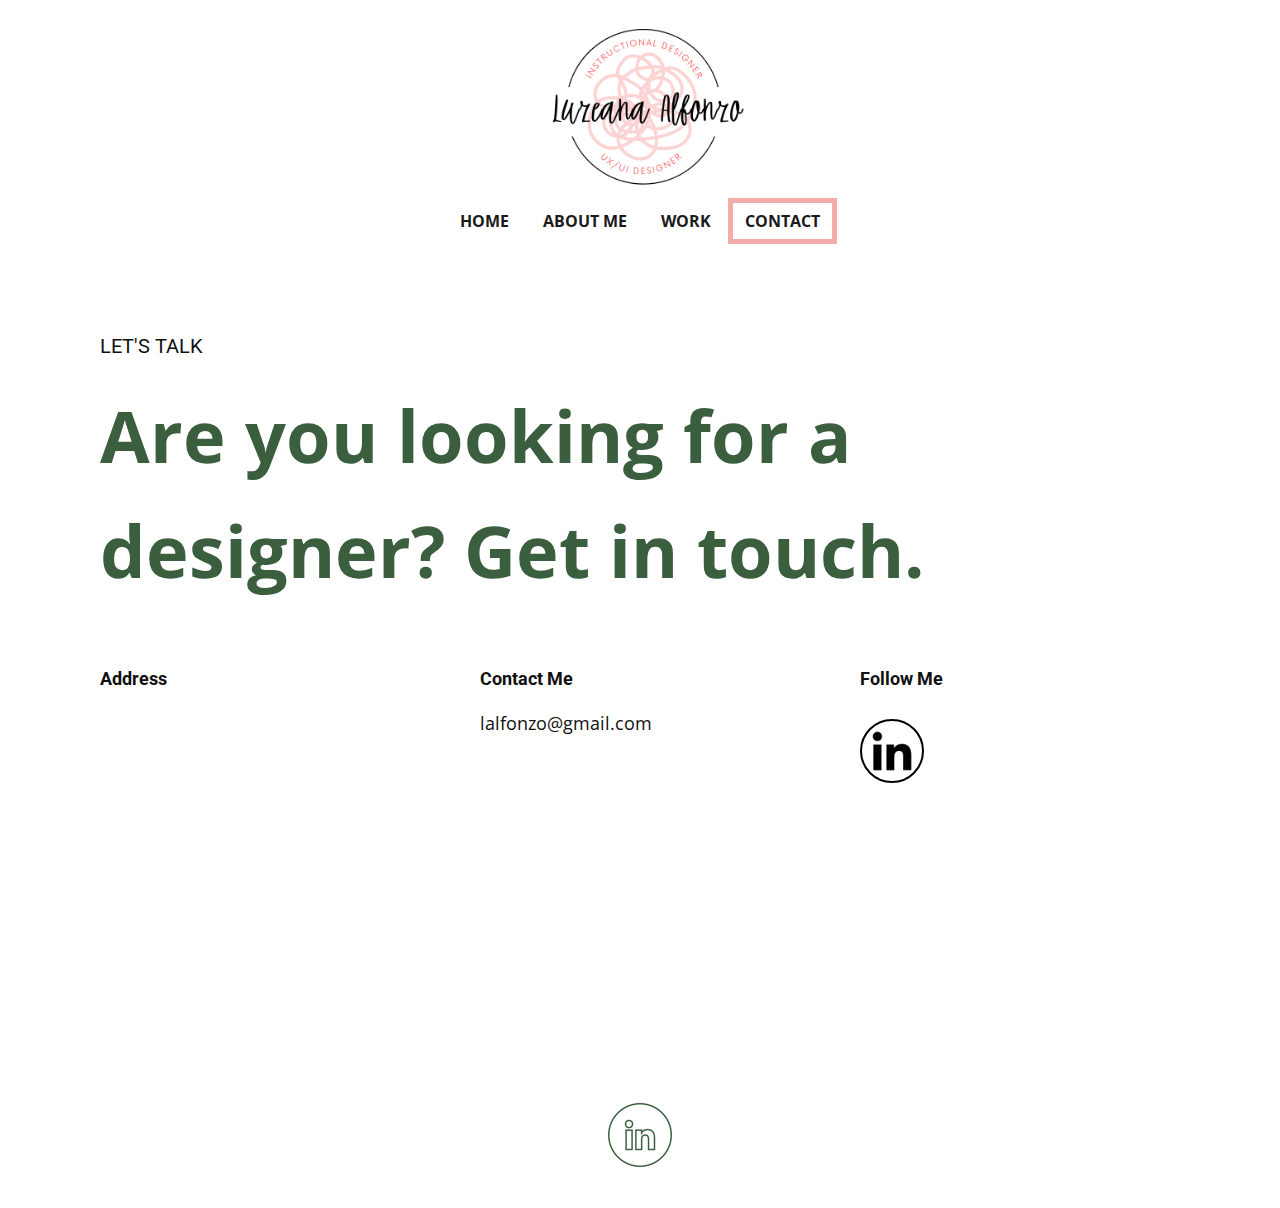
<file: Contact.html>
<!DOCTYPE html>
<html style="font-size: 16px;" lang="en"><head>
    <meta name="viewport" content="width=device-width, initial-scale=1.0">
    <meta charset="utf-8">
    <meta name="keywords" content="">
    <meta name="description" content="">
    <title>Contact</title>
    <link rel="stylesheet" href="nicepage.css" media="screen">
<link rel="stylesheet" href="Contact.css" media="screen">
    <script class="u-script" type="text/javascript" src="jquery.js" defer=""></script>
    <script class="u-script" type="text/javascript" src="nicepage.js" defer=""></script>
    <meta name="generator" content="Nicepage 5.20.7, nicepage.com">
    <link id="u-theme-google-font" rel="stylesheet" href="https://fonts.googleapis.com/css?family=Roboto:100,100i,300,300i,400,400i,500,500i,700,700i,900,900i|Open+Sans:300,300i,400,400i,500,500i,600,600i,700,700i,800,800i">
    
    
    
    <script type="application/ld+json">{
		"@context": "http://schema.org",
		"@type": "Organization",
		"name": "Site1",
		"logo": "images/LOGO1.png"
}</script>
    <meta name="theme-color" content="#478ac9">
    <meta property="og:title" content="Contact">
    <meta property="og:description" content="">
    <meta property="og:type" content="website">
  <meta data-intl-tel-input-cdn-path="intlTelInput/"></head>
  <body data-path-to-root="./" data-include-products="false" class="u-body u-xl-mode" data-lang="en"><header class="u-clearfix u-header" id="sec-88bd"><div class="u-clearfix u-sheet u-valign-bottom-lg u-valign-middle-md u-valign-middle-sm u-valign-middle-xs u-sheet-1">
        <a href="https://nicepage.com/c/art-design-html-templates" class="u-image u-logo u-image-1" data-image-width="1152" data-image-height="864">
          <img src="images/LOGO1.png" class="u-logo-image u-logo-image-1">
        </a>
        <nav class="u-align-center-lg u-align-center-md u-align-center-sm u-align-center-xs u-menu u-menu-one-level u-offcanvas u-menu-1">
          <div class="menu-collapse" style="font-size: 1rem; letter-spacing: 0px; font-weight: 700; text-transform: uppercase;">
            <a class="u-button-style u-custom-active-border-color u-custom-active-color u-custom-border u-custom-border-color u-custom-borders u-custom-hover-border-color u-custom-left-right-menu-spacing u-custom-text-active-color u-custom-text-color u-custom-text-hover-color u-custom-top-bottom-menu-spacing u-nav-link" href="#" style="padding: 16px 10px; font-size: calc(1em + 32px);">
              <svg class="u-svg-link" viewBox="0 0 24 24"><use xmlns:xlink="http://www.w3.org/1999/xlink" xlink:href="#menu-hamburger"></use></svg>
              <svg class="u-svg-content" version="1.1" id="menu-hamburger" viewBox="0 0 16 16" x="0px" y="0px" xmlns:xlink="http://www.w3.org/1999/xlink" xmlns="http://www.w3.org/2000/svg"><g><rect y="1" width="16" height="2"></rect><rect y="7" width="16" height="2"></rect><rect y="13" width="16" height="2"></rect>
</g></svg>
            </a>
          </div>
          <div class="u-custom-menu u-nav-container">
            <ul class="u-nav u-spacing-0 u-unstyled u-nav-1"><li class="u-nav-item"><a class="u-border-5 u-border-active-custom-color-4 u-border-hover-custom-color-3 u-button-style u-nav-link u-text-active-grey-90 u-text-grey-90 u-text-hover-grey-90" href="Home.html" style="padding: 10px 12px;">Home</a>
</li><li class="u-nav-item"><a class="u-border-5 u-border-active-custom-color-4 u-border-hover-custom-color-3 u-button-style u-nav-link u-text-active-grey-90 u-text-grey-90 u-text-hover-grey-90" href="About-Me.html" style="padding: 10px 12px;">About Me</a>
</li><li class="u-nav-item"><a class="u-border-5 u-border-active-custom-color-4 u-border-hover-custom-color-3 u-button-style u-nav-link u-text-active-grey-90 u-text-grey-90 u-text-hover-grey-90" href="Work.html" style="padding: 10px 12px;">Work</a>
</li><li class="u-nav-item"><a class="u-border-5 u-border-active-custom-color-4 u-border-hover-custom-color-3 u-button-style u-nav-link u-text-active-grey-90 u-text-grey-90 u-text-hover-grey-90" href="Contact.html" style="padding: 10px 12px;">Contact</a>
</li></ul>
          </div>
          <div class="u-custom-menu u-nav-container-collapse">
            <div class="u-black u-container-style u-inner-container-layout u-opacity u-opacity-95 u-sidenav">
              <div class="u-inner-container-layout u-sidenav-overflow">
                <div class="u-menu-close"></div>
                <ul class="u-align-center u-nav u-popupmenu-items u-unstyled u-nav-2"><li class="u-nav-item"><a class="u-button-style u-nav-link" href="Home.html">Home</a>
</li><li class="u-nav-item"><a class="u-button-style u-nav-link" href="About-Me.html">About Me</a>
</li><li class="u-nav-item"><a class="u-button-style u-nav-link" href="Work.html">Work</a>
</li><li class="u-nav-item"><a class="u-button-style u-nav-link" href="Contact.html">Contact</a>
</li></ul>
              </div>
            </div>
            <div class="u-black u-menu-overlay u-opacity u-opacity-70"></div>
          </div>
        </nav>
      </div></header>
    <section class="u-clearfix u-section-1" id="sec-36bf">
      <div class="u-clearfix u-sheet u-sheet-1">
        <div class="data-layout-selected u-clearfix u-expanded-width u-layout-wrap u-layout-wrap-1">
          <div class="u-layout">
            <div class="u-layout-col">
              <div class="u-size-30">
                <div class="u-layout-col">
                  <div class="u-container-style u-layout-cell u-size-60 u-layout-cell-1">
                    <div class="u-container-layout u-container-layout-1">
                      <h5 class="u-text u-text-default u-text-1">LET'S TALK</h5>
                      <p class="u-text u-text-custom-color-2 u-text-default u-text-2"> Are you looking for a designer? Get in touch.</p>
                    </div>
                  </div>
                </div>
              </div>
              <div class="u-size-30">
                <div class="u-layout-row">
                  <div class="u-container-style u-layout-cell u-size-20 u-layout-cell-2">
                    <div class="u-container-layout u-container-layout-2">
                      <h6 class="u-text u-text-default u-text-3">Address</h6>
                    </div>
                  </div>
                  <div class="u-container-style u-layout-cell u-size-20 u-layout-cell-3">
                    <div class="u-container-layout u-valign-top u-container-layout-3">
                      <h6 class="u-text u-text-default u-text-4">Contact Me</h6>
                      <p class="u-text u-text-default u-text-5">lalfonzo@gmail.com</p>
                    </div>
                  </div>
                  <div class="u-container-style u-layout-cell u-size-20 u-layout-cell-4">
                    <div class="u-container-layout u-container-layout-4">
                      <h6 class="u-text u-text-default u-text-6">Follow Me</h6><span class="u-border-2 u-border-black u-file-icon u-icon u-icon-circle u-icon-1" data-href="https://www.linkedin.com/in/luzeanaalfonzo/"><img src="images/3128219.png" alt=""></span>
                    </div>
                  </div>
                </div>
              </div>
            </div>
          </div>
        </div>
      </div>
    </section>
    
    
    
    <footer class="u-clearfix u-footer" id="sec-2ef5"><div class="u-clearfix u-sheet u-valign-middle-xl u-sheet-1"><span class="u-file-icon u-hover-feature u-icon u-text-custom-color-2 u-icon-1" data-href="https://www.linkedin.com/in/luzeanaalfonzo/" data-target="_blank"><img src="images/4628658-94bad52a.png" alt=""></span>
      </div></footer>
  
</body></html>
</file>
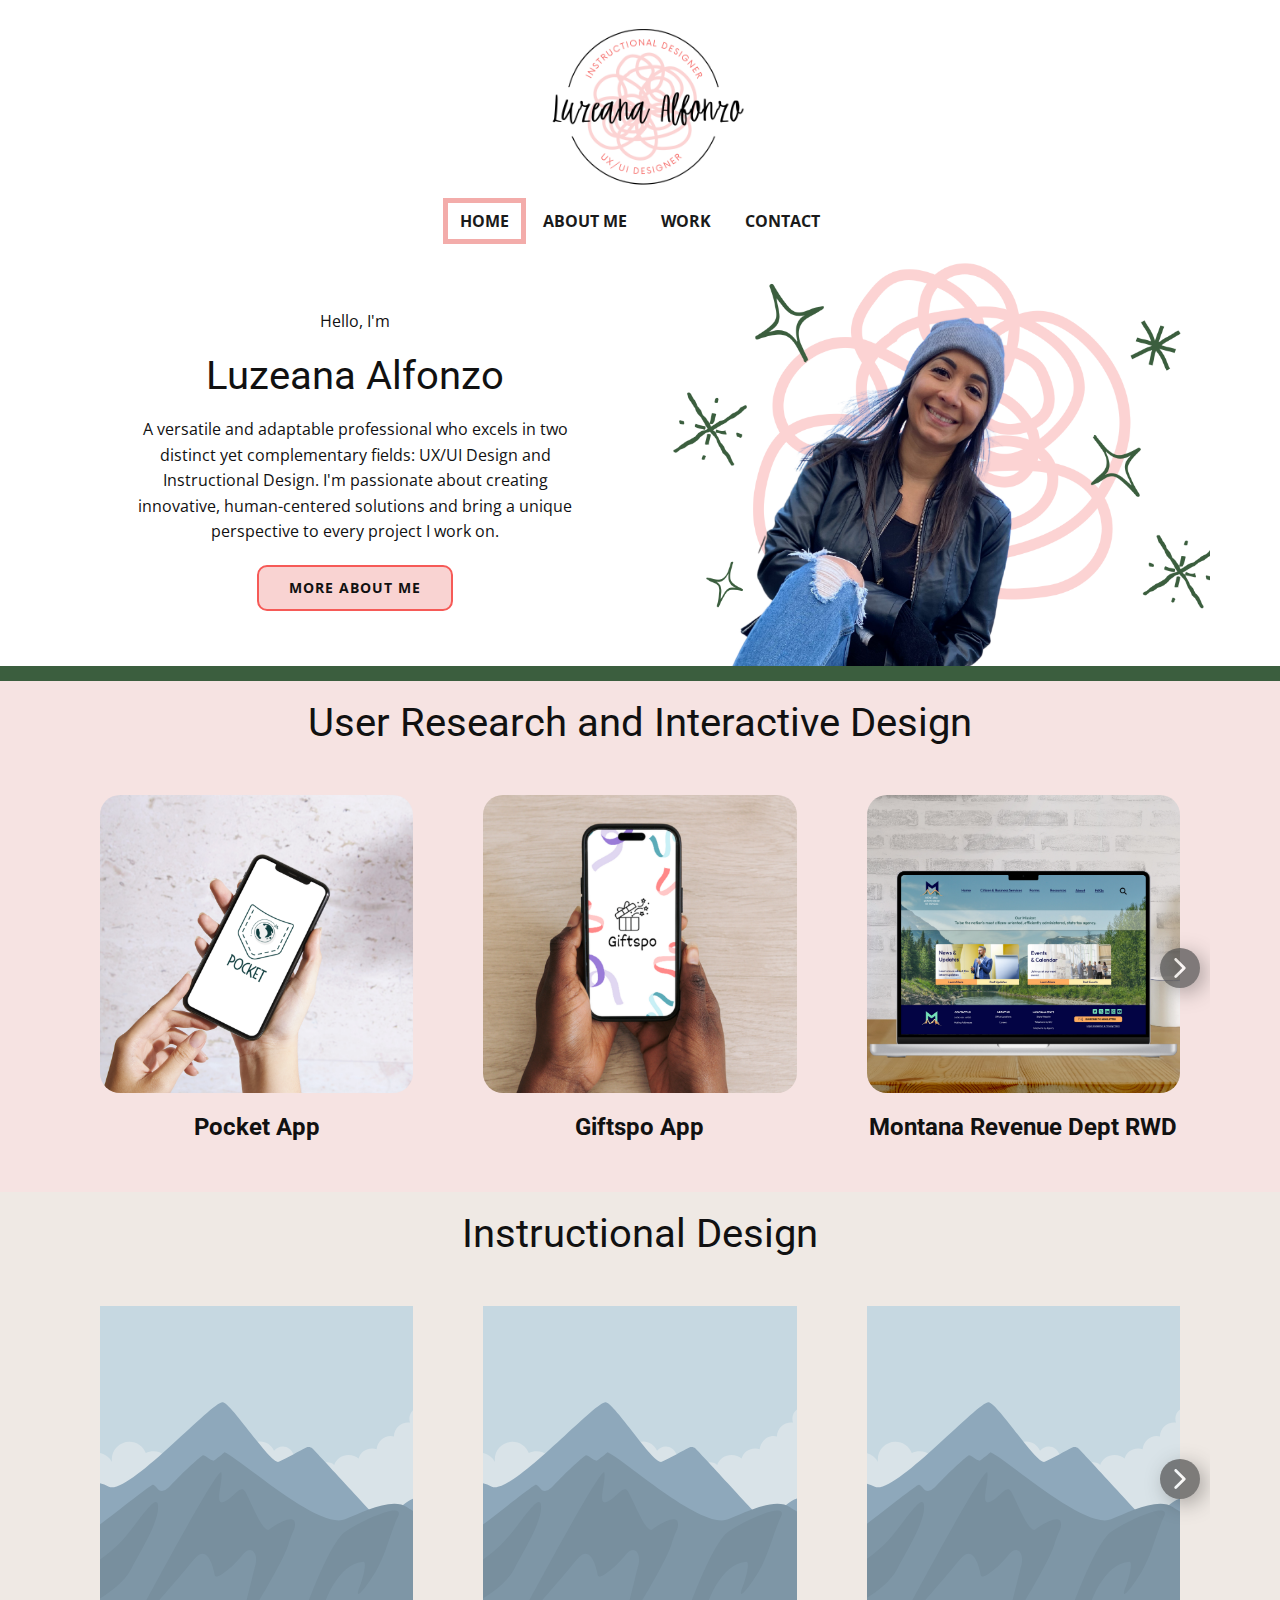
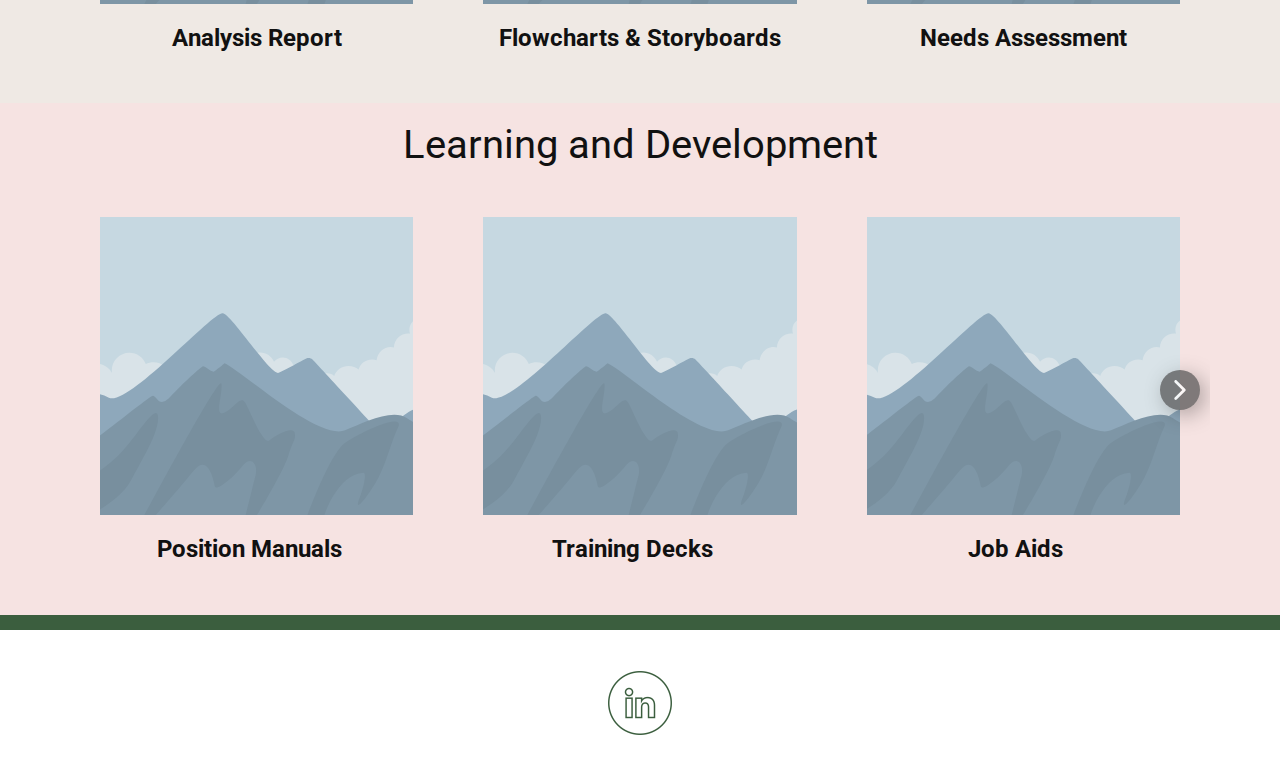
<file: Home.html>
<!DOCTYPE html>
<html style="font-size: 16px;" lang="en"><head>
    <meta name="viewport" content="width=device-width, initial-scale=1.0">
    <meta charset="utf-8">
    <meta name="keywords" content="Luzeana Alfonzo, What I Do">
    <meta name="description" content="">
    <title>Home</title>
    <link rel="stylesheet" href="nicepage.css" media="screen">
<link rel="stylesheet" href="Home.css" media="screen">
    <script class="u-script" type="text/javascript" src="jquery.js" defer=""></script>
    <script class="u-script" type="text/javascript" src="nicepage.js" defer=""></script>
    <meta name="generator" content="Nicepage 5.20.7, nicepage.com">
    <link id="u-theme-google-font" rel="stylesheet" href="https://fonts.googleapis.com/css?family=Roboto:100,100i,300,300i,400,400i,500,500i,700,700i,900,900i|Open+Sans:300,300i,400,400i,500,500i,600,600i,700,700i,800,800i">
    <link id="u-page-google-font" rel="stylesheet" href="https://fonts.googleapis.com/css?family=Roboto:100,100i,300,300i,400,400i,500,500i,700,700i,900,900i">
    
    
    
    
    
    
    
    
    <script type="application/ld+json">{
		"@context": "http://schema.org",
		"@type": "Organization",
		"name": "Site1",
		"logo": "images/LOGO1.png"
}</script>
    <meta name="theme-color" content="#478ac9">
    <meta property="og:title" content="Home">
    <meta property="og:description" content="">
    <meta property="og:type" content="website">
  <meta data-intl-tel-input-cdn-path="intlTelInput/"></head>
  <body data-path-to-root="./" data-include-products="false" class="u-body u-xl-mode" data-lang="en"><header class="u-clearfix u-header" id="sec-88bd"><div class="u-clearfix u-sheet u-valign-bottom-lg u-valign-middle-md u-valign-middle-sm u-valign-middle-xs u-sheet-1">
        <a href="https://nicepage.com/c/art-design-html-templates" class="u-image u-logo u-image-1" data-image-width="1152" data-image-height="864">
          <img src="images/LOGO1.png" class="u-logo-image u-logo-image-1">
        </a>
        <nav class="u-align-center-lg u-align-center-md u-align-center-sm u-align-center-xs u-menu u-menu-one-level u-offcanvas u-menu-1">
          <div class="menu-collapse" style="font-size: 1rem; letter-spacing: 0px; font-weight: 700; text-transform: uppercase;">
            <a class="u-button-style u-custom-active-border-color u-custom-active-color u-custom-border u-custom-border-color u-custom-borders u-custom-hover-border-color u-custom-left-right-menu-spacing u-custom-text-active-color u-custom-text-color u-custom-text-hover-color u-custom-top-bottom-menu-spacing u-nav-link" href="#" style="padding: 16px 10px; font-size: calc(1em + 32px);">
              <svg class="u-svg-link" viewBox="0 0 24 24"><use xmlns:xlink="http://www.w3.org/1999/xlink" xlink:href="#menu-hamburger"></use></svg>
              <svg class="u-svg-content" version="1.1" id="menu-hamburger" viewBox="0 0 16 16" x="0px" y="0px" xmlns:xlink="http://www.w3.org/1999/xlink" xmlns="http://www.w3.org/2000/svg"><g><rect y="1" width="16" height="2"></rect><rect y="7" width="16" height="2"></rect><rect y="13" width="16" height="2"></rect>
</g></svg>
            </a>
          </div>
          <div class="u-custom-menu u-nav-container">
            <ul class="u-nav u-spacing-0 u-unstyled u-nav-1"><li class="u-nav-item"><a class="u-border-5 u-border-active-custom-color-4 u-border-hover-custom-color-3 u-button-style u-nav-link u-text-active-grey-90 u-text-grey-90 u-text-hover-grey-90" href="Home.html" style="padding: 10px 12px;">Home</a>
</li><li class="u-nav-item"><a class="u-border-5 u-border-active-custom-color-4 u-border-hover-custom-color-3 u-button-style u-nav-link u-text-active-grey-90 u-text-grey-90 u-text-hover-grey-90" href="About-Me.html" style="padding: 10px 12px;">About Me</a>
</li><li class="u-nav-item"><a class="u-border-5 u-border-active-custom-color-4 u-border-hover-custom-color-3 u-button-style u-nav-link u-text-active-grey-90 u-text-grey-90 u-text-hover-grey-90" href="Work.html" style="padding: 10px 12px;">Work</a>
</li><li class="u-nav-item"><a class="u-border-5 u-border-active-custom-color-4 u-border-hover-custom-color-3 u-button-style u-nav-link u-text-active-grey-90 u-text-grey-90 u-text-hover-grey-90" href="Contact.html" style="padding: 10px 12px;">Contact</a>
</li></ul>
          </div>
          <div class="u-custom-menu u-nav-container-collapse">
            <div class="u-black u-container-style u-inner-container-layout u-opacity u-opacity-95 u-sidenav">
              <div class="u-inner-container-layout u-sidenav-overflow">
                <div class="u-menu-close"></div>
                <ul class="u-align-center u-nav u-popupmenu-items u-unstyled u-nav-2"><li class="u-nav-item"><a class="u-button-style u-nav-link" href="Home.html">Home</a>
</li><li class="u-nav-item"><a class="u-button-style u-nav-link" href="About-Me.html">About Me</a>
</li><li class="u-nav-item"><a class="u-button-style u-nav-link" href="Work.html">Work</a>
</li><li class="u-nav-item"><a class="u-button-style u-nav-link" href="Contact.html">Contact</a>
</li></ul>
              </div>
            </div>
            <div class="u-black u-menu-overlay u-opacity u-opacity-70"></div>
          </div>
        </nav>
      </div></header>
    <section class="u-clearfix u-section-1" id="sec-c000">
      <div class="u-clearfix u-sheet u-valign-bottom u-sheet-1">
        <div class="data-layout-selected u-clearfix u-expanded-width u-gutter-0 u-layout-wrap u-layout-wrap-1">
          <div class="u-layout" style="">
            <div class="u-layout-row" style="">
              <div class="u-align-center u-container-align-center-md u-container-style u-layout-cell u-left-cell u-shape-rectangle u-size-24-md u-size-24-sm u-size-24-xs u-size-30-xl u-size-33-lg u-size-xs-60 u-layout-cell-1" src="">
                <div class="u-container-layout u-valign-middle-lg u-valign-middle-md u-valign-middle-xl u-container-layout-1">
                  <p class="u-align-center-md u-align-center-sm u-align-center-xs u-text u-text-1">Hello, I'm</p>
                  <h2 class="u-align-center-md u-align-center-sm u-align-center-xs u-text u-text-default-lg u-text-default-xl u-text-2">Luzeana Alfonzo</h2>
                  <p class="u-align-center-md u-align-center-sm u-align-center-xs u-text u-text-3"> A versatile and adaptable professional who excels in two distinct yet complementary fields: UX/UI Design and Instructional Design. ​I'm passionate about creating innovative, human-centered solutions and bring a unique perspective to every project I work on.</p>
                  <a href="About-Me.html" class="u-align-center-md u-align-center-sm u-align-center-xs u-border-2 u-border-custom-color-3 u-btn u-btn-round u-button-style u-custom-color-5 u-hover-custom-color-3 u-radius-10 u-btn-1">More About Me</a>
                </div>
              </div>
              <div class="u-align-center u-container-style u-image u-layout-cell u-right-cell u-size-27-lg u-size-30-xl u-size-36-md u-size-36-sm u-size-36-xs u-size-xs-60 u-image-1" src="" data-image-width="1728" data-image-height="1478">
                <div class="u-container-layout u-valign-top u-container-layout-2" src=""></div>
              </div>
            </div>
          </div>
        </div>
      </div>
    </section>
    <section class="u-clearfix u-custom-color-2 u-section-2" id="sec-3fc4">
      <div class="u-clearfix u-sheet u-sheet-1"></div>
    </section>
    <section class="u-align-center u-clearfix u-custom-color-7 u-section-3" id="sec-701a">
      <div class="u-clearfix u-sheet u-valign-middle u-sheet-1">
        <h2 class="u-text u-text-default-lg u-text-default-md u-text-default-xl u-text-1">User Research and Interactive Design</h2>
        <div class="u-expanded-width u-layout-horizontal u-list u-list-1">
          <div class="u-repeater u-repeater-1">
            <div class="u-align-center u-container-style u-list-item u-repeater-item">
              <div class="u-container-layout u-similar-container u-container-layout-1">
                <img class="u-expanded-width u-image u-image-round u-radius-20 u-image-1" alt="" data-image-width="2000" data-image-height="2000" src="images/11.png">
                <h4 class="u-text u-text-2">Pocket App</h4>
              </div>
            </div>
            <div class="u-align-center u-container-style u-list-item u-repeater-item">
              <div class="u-container-layout u-similar-container u-container-layout-2">
                <img class="u-expanded-width u-image u-image-round u-radius-20 u-image-2" alt="" data-image-width="2000" data-image-height="2000" src="images/21.png">
                <h4 class="u-text u-text-3">Giftspo App</h4>
              </div>
            </div>
            <div class="u-align-center u-container-style u-list-item u-repeater-item">
              <div class="u-container-layout u-similar-container u-container-layout-3">
                <img class="u-expanded-width u-image u-image-round u-radius-20 u-image-3" alt="" data-image-width="2000" data-image-height="2000" src="images/43.png">
                <h4 class="u-text u-text-4">Montana Revenue Dept RWD</h4>
              </div>
            </div>
            <div class="u-align-center u-container-style u-list-item u-repeater-item">
              <div class="u-container-layout u-similar-container u-container-layout-4">
                <img class="u-expanded-width u-image u-image-round u-radius-20 u-image-4" alt="" data-image-width="2000" data-image-height="2000" src="images/MontanaDepartmentofRevenue.png">
                <h4 class="u-text u-text-5">Hands On Orlando RWD</h4>
              </div>
            </div>
          </div>
          <a class="u-absolute-vcenter u-gallery-nav u-gallery-nav-prev u-grey-70 u-hover-custom-color-3 u-icon-circle u-opacity u-opacity-70 u-spacing-10 u-text-white u-gallery-nav-1" href="#" role="button">
            <span aria-hidden="true">
              <svg viewBox="0 0 451.847 451.847"><path d="M97.141,225.92c0-8.095,3.091-16.192,9.259-22.366L300.689,9.27c12.359-12.359,32.397-12.359,44.751,0
c12.354,12.354,12.354,32.388,0,44.748L173.525,225.92l171.903,171.909c12.354,12.354,12.354,32.391,0,44.744
c-12.354,12.365-32.386,12.365-44.745,0l-194.29-194.281C100.226,242.115,97.141,234.018,97.141,225.92z"></path></svg>
            </span>
            <span class="sr-only">
              <svg viewBox="0 0 451.847 451.847"><path d="M97.141,225.92c0-8.095,3.091-16.192,9.259-22.366L300.689,9.27c12.359-12.359,32.397-12.359,44.751,0
c12.354,12.354,12.354,32.388,0,44.748L173.525,225.92l171.903,171.909c12.354,12.354,12.354,32.391,0,44.744
c-12.354,12.365-32.386,12.365-44.745,0l-194.29-194.281C100.226,242.115,97.141,234.018,97.141,225.92z"></path></svg>
            </span>
          </a>
          <a class="u-absolute-vcenter u-gallery-nav u-gallery-nav-next u-grey-70 u-hover-custom-color-3 u-icon-circle u-opacity u-opacity-70 u-spacing-10 u-text-white u-gallery-nav-2" href="#" role="button">
            <span aria-hidden="true">
              <svg viewBox="0 0 451.846 451.847"><path d="M345.441,248.292L151.154,442.573c-12.359,12.365-32.397,12.365-44.75,0c-12.354-12.354-12.354-32.391,0-44.744
L278.318,225.92L106.409,54.017c-12.354-12.359-12.354-32.394,0-44.748c12.354-12.359,32.391-12.359,44.75,0l194.287,194.284
c6.177,6.18,9.262,14.271,9.262,22.366C354.708,234.018,351.617,242.115,345.441,248.292z"></path></svg>
            </span>
            <span class="sr-only">
              <svg viewBox="0 0 451.846 451.847"><path d="M345.441,248.292L151.154,442.573c-12.359,12.365-32.397,12.365-44.75,0c-12.354-12.354-12.354-32.391,0-44.744
L278.318,225.92L106.409,54.017c-12.354-12.359-12.354-32.394,0-44.748c12.354-12.359,32.391-12.359,44.75,0l194.287,194.284
c6.177,6.18,9.262,14.271,9.262,22.366C354.708,234.018,351.617,242.115,345.441,248.292z"></path></svg>
            </span>
          </a>
        </div>
      </div>
    </section>
    <section class="u-align-center u-clearfix u-custom-color-1 u-section-4" id="carousel_2dae">
      <div class="u-clearfix u-sheet u-valign-middle u-sheet-1">
        <h2 class="u-text u-text-default u-text-1">Instructional Design</h2>
        <div class="u-expanded-width u-layout-horizontal u-list u-list-1">
          <div class="u-repeater u-repeater-1">
            <div class="u-align-center u-container-style u-list-item u-repeater-item">
              <div class="u-container-layout u-similar-container u-valign-top-xs u-container-layout-1">
                <img class="u-expanded-width u-image u-image-default u-image-1" alt="" data-image-width="2836" data-image-height="1875" src="images/90fc53c9.svg">
                <h4 class="u-text u-text-2">Analysis Report</h4>
              </div>
            </div>
            <div class="u-align-center u-container-style u-list-item u-repeater-item">
              <div class="u-container-layout u-similar-container u-valign-top-xs u-container-layout-2">
                <img class="u-expanded-width u-image u-image-default u-image-2" alt="" data-image-width="2836" data-image-height="1875" src="images/90fc53c9.svg">
                <h4 class="u-text u-text-3"> Flowcharts &amp; Storyboards</h4>
              </div>
            </div>
            <div class="u-align-center u-container-style u-list-item u-repeater-item">
              <div class="u-container-layout u-similar-container u-valign-top-xs u-container-layout-3">
                <img class="u-expanded-width u-image u-image-default u-image-3" alt="" data-image-width="2836" data-image-height="1875" src="images/90fc53c9.svg">
                <h4 class="u-text u-text-4">Needs Assessment</h4>
              </div>
            </div>
            <div class="u-align-center u-container-style u-list-item u-repeater-item">
              <div class="u-container-layout u-similar-container u-valign-top-xs u-container-layout-4">
                <img class="u-expanded-width u-image u-image-default u-image-4" alt="" data-image-width="2836" data-image-height="1875" src="images/90fc53c9.svg">
                <h4 class="u-text u-text-5">Game Design</h4>
              </div>
            </div>
          </div>
          <a class="u-absolute-vcenter u-gallery-nav u-gallery-nav-prev u-grey-70 u-hover-custom-color-3 u-icon-circle u-opacity u-opacity-70 u-spacing-10 u-text-white u-gallery-nav-1" href="#" role="button">
            <span aria-hidden="true">
              <svg viewBox="0 0 451.847 451.847"><path d="M97.141,225.92c0-8.095,3.091-16.192,9.259-22.366L300.689,9.27c12.359-12.359,32.397-12.359,44.751,0
c12.354,12.354,12.354,32.388,0,44.748L173.525,225.92l171.903,171.909c12.354,12.354,12.354,32.391,0,44.744
c-12.354,12.365-32.386,12.365-44.745,0l-194.29-194.281C100.226,242.115,97.141,234.018,97.141,225.92z"></path></svg>
            </span>
            <span class="sr-only">
              <svg viewBox="0 0 451.847 451.847"><path d="M97.141,225.92c0-8.095,3.091-16.192,9.259-22.366L300.689,9.27c12.359-12.359,32.397-12.359,44.751,0
c12.354,12.354,12.354,32.388,0,44.748L173.525,225.92l171.903,171.909c12.354,12.354,12.354,32.391,0,44.744
c-12.354,12.365-32.386,12.365-44.745,0l-194.29-194.281C100.226,242.115,97.141,234.018,97.141,225.92z"></path></svg>
            </span>
          </a>
          <a class="u-absolute-vcenter u-gallery-nav u-gallery-nav-next u-grey-70 u-hover-custom-color-3 u-icon-circle u-opacity u-opacity-70 u-spacing-10 u-text-white u-gallery-nav-2" href="#" role="button">
            <span aria-hidden="true">
              <svg viewBox="0 0 451.846 451.847"><path d="M345.441,248.292L151.154,442.573c-12.359,12.365-32.397,12.365-44.75,0c-12.354-12.354-12.354-32.391,0-44.744
L278.318,225.92L106.409,54.017c-12.354-12.359-12.354-32.394,0-44.748c12.354-12.359,32.391-12.359,44.75,0l194.287,194.284
c6.177,6.18,9.262,14.271,9.262,22.366C354.708,234.018,351.617,242.115,345.441,248.292z"></path></svg>
            </span>
            <span class="sr-only">
              <svg viewBox="0 0 451.846 451.847"><path d="M345.441,248.292L151.154,442.573c-12.359,12.365-32.397,12.365-44.75,0c-12.354-12.354-12.354-32.391,0-44.744
L278.318,225.92L106.409,54.017c-12.354-12.359-12.354-32.394,0-44.748c12.354-12.359,32.391-12.359,44.75,0l194.287,194.284
c6.177,6.18,9.262,14.271,9.262,22.366C354.708,234.018,351.617,242.115,345.441,248.292z"></path></svg>
            </span>
          </a>
        </div>
      </div>
    </section>
    <section class="u-align-center u-clearfix u-custom-color-7 u-section-5" id="carousel_5411">
      <div class="u-clearfix u-sheet u-valign-middle-lg u-valign-middle-md u-valign-middle-sm u-valign-middle-xs u-sheet-1">
        <h2 class="u-text u-text-default u-text-1">Learning and Development</h2>
        <div class="u-expanded-width u-layout-horizontal u-list u-list-1">
          <div class="u-repeater u-repeater-1">
            <div class="u-container-style u-custom-item u-list-item u-repeater-item">
              <div class="u-container-layout u-similar-container u-container-layout-1">
                <img class="u-expanded-width u-image u-image-default u-image-1" alt="" data-image-width="2836" data-image-height="1875" src="images/90fc53c9.svg">
                <h4 class="u-align-center u-text u-text-2">Position Manuals</h4>
              </div>
            </div>
            <div class="u-container-style u-custom-item u-list-item u-repeater-item">
              <div class="u-container-layout u-similar-container u-container-layout-2">
                <img class="u-expanded-width u-image u-image-default u-image-2" alt="" data-image-width="2836" data-image-height="1875" src="images/90fc53c9.svg">
                <h4 class="u-align-center u-text u-text-3">Training Decks</h4>
              </div>
            </div>
            <div class="u-container-style u-custom-item u-list-item u-repeater-item">
              <div class="u-container-layout u-similar-container u-container-layout-3">
                <img class="u-expanded-width u-image u-image-default u-image-3" alt="" data-image-width="2836" data-image-height="1875" src="images/90fc53c9.svg">
                <h4 class="u-align-center u-text u-text-4">Job Aids</h4>
              </div>
            </div>
            <div class="u-align-left u-container-style u-custom-item u-list-item u-repeater-item">
              <div class="u-container-layout u-similar-container u-container-layout-4">
                <img class="u-expanded-width u-image u-image-default u-image-4" alt="" data-image-width="2836" data-image-height="1875" src="images/90fc53c9.svg">
                <h4 class="u-align-center u-text u-text-5">Assessments</h4>
              </div>
            </div>
          </div>
          <a class="u-absolute-vcenter u-gallery-nav u-gallery-nav-prev u-grey-70 u-hover-custom-color-3 u-icon-circle u-opacity u-opacity-70 u-spacing-10 u-text-white u-gallery-nav-1" href="#" role="button">
            <span aria-hidden="true">
              <svg viewBox="0 0 451.847 451.847"><path d="M97.141,225.92c0-8.095,3.091-16.192,9.259-22.366L300.689,9.27c12.359-12.359,32.397-12.359,44.751,0
c12.354,12.354,12.354,32.388,0,44.748L173.525,225.92l171.903,171.909c12.354,12.354,12.354,32.391,0,44.744
c-12.354,12.365-32.386,12.365-44.745,0l-194.29-194.281C100.226,242.115,97.141,234.018,97.141,225.92z"></path></svg>
            </span>
            <span class="sr-only">
              <svg viewBox="0 0 451.847 451.847"><path d="M97.141,225.92c0-8.095,3.091-16.192,9.259-22.366L300.689,9.27c12.359-12.359,32.397-12.359,44.751,0
c12.354,12.354,12.354,32.388,0,44.748L173.525,225.92l171.903,171.909c12.354,12.354,12.354,32.391,0,44.744
c-12.354,12.365-32.386,12.365-44.745,0l-194.29-194.281C100.226,242.115,97.141,234.018,97.141,225.92z"></path></svg>
            </span>
          </a>
          <a class="u-absolute-vcenter u-gallery-nav u-gallery-nav-next u-grey-70 u-hover-custom-color-3 u-icon-circle u-opacity u-opacity-70 u-spacing-10 u-text-white u-gallery-nav-2" href="#" role="button">
            <span aria-hidden="true">
              <svg viewBox="0 0 451.846 451.847"><path d="M345.441,248.292L151.154,442.573c-12.359,12.365-32.397,12.365-44.75,0c-12.354-12.354-12.354-32.391,0-44.744
L278.318,225.92L106.409,54.017c-12.354-12.359-12.354-32.394,0-44.748c12.354-12.359,32.391-12.359,44.75,0l194.287,194.284
c6.177,6.18,9.262,14.271,9.262,22.366C354.708,234.018,351.617,242.115,345.441,248.292z"></path></svg>
            </span>
            <span class="sr-only">
              <svg viewBox="0 0 451.846 451.847"><path d="M345.441,248.292L151.154,442.573c-12.359,12.365-32.397,12.365-44.75,0c-12.354-12.354-12.354-32.391,0-44.744
L278.318,225.92L106.409,54.017c-12.354-12.359-12.354-32.394,0-44.748c12.354-12.359,32.391-12.359,44.75,0l194.287,194.284
c6.177,6.18,9.262,14.271,9.262,22.366C354.708,234.018,351.617,242.115,345.441,248.292z"></path></svg>
            </span>
          </a>
        </div>
      </div>
    </section>
    <section class="u-clearfix u-custom-color-2 u-section-6" id="carousel_089e">
      <div class="u-clearfix u-sheet u-sheet-1"></div>
    </section>
    
    
    
    <footer class="u-clearfix u-footer" id="sec-2ef5"><div class="u-clearfix u-sheet u-valign-middle-xl u-sheet-1"><span class="u-file-icon u-hover-feature u-icon u-text-custom-color-2 u-icon-1" data-href="https://www.linkedin.com/in/luzeanaalfonzo/" data-target="_blank"><img src="images/4628658-94bad52a.png" alt=""></span>
      </div></footer>
  
</body></html>
</file>
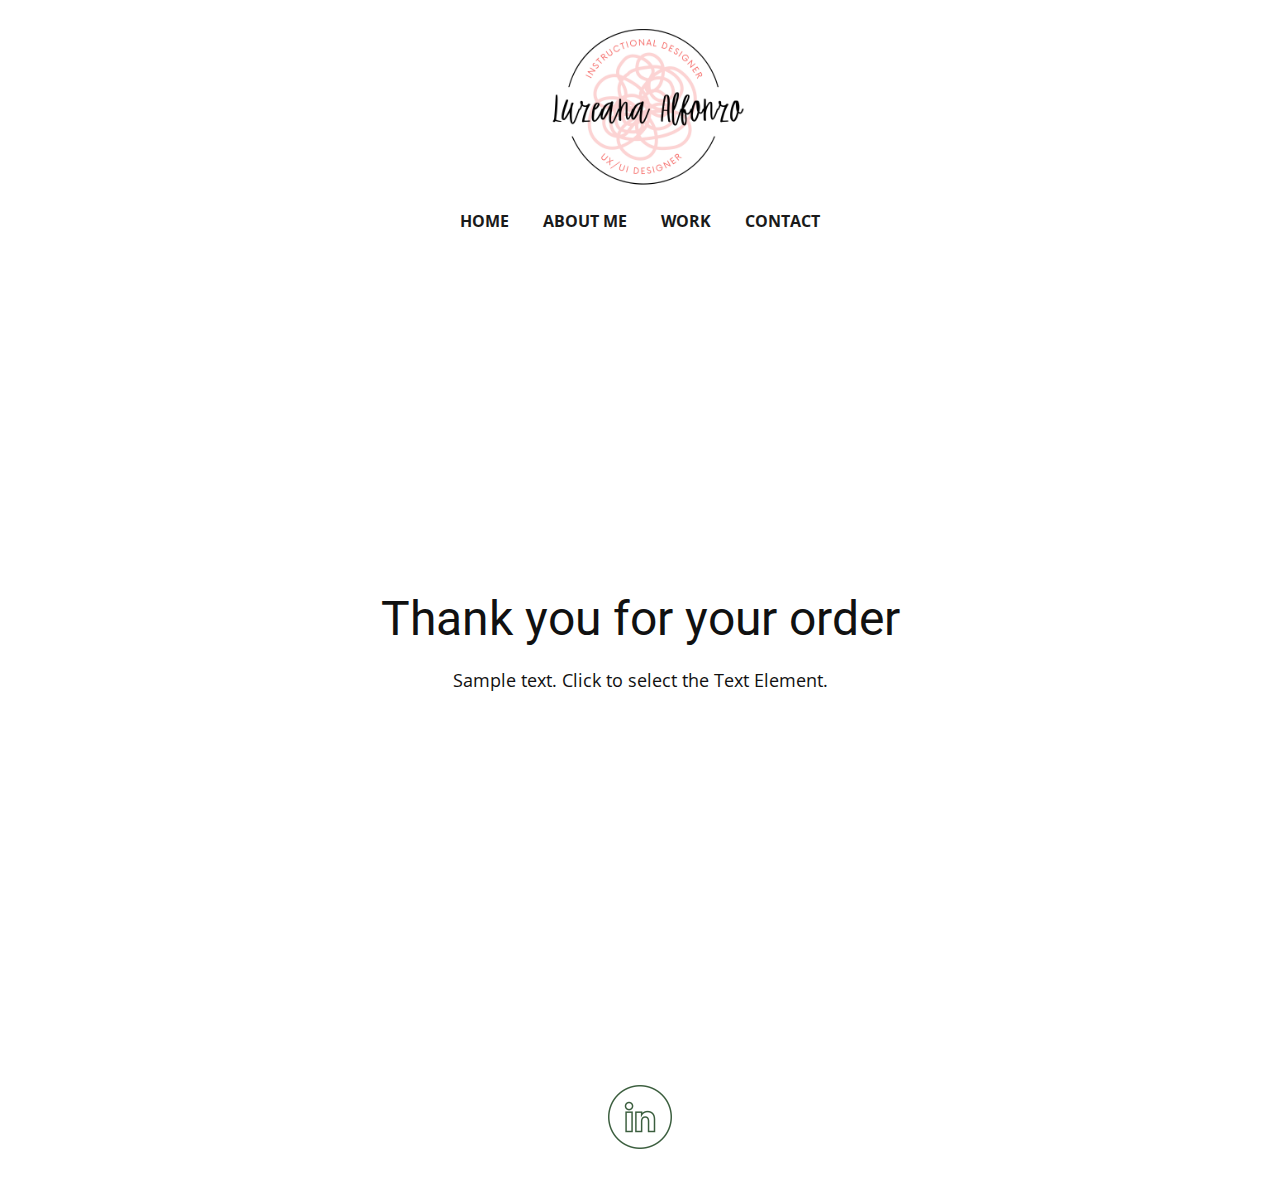
<file: thank-you-page.html>
<!DOCTYPE html>
<html style="font-size: 16px;" lang="en"><head>
    <meta name="viewport" content="width=device-width, initial-scale=1.0">
    <meta charset="utf-8">
    <meta name="keywords" content="Thank you for your order">
    <meta name="description" content="">
    <title>Thank You Page Template</title>
    <link rel="stylesheet" href="nicepage.css" media="screen">
<link rel="stylesheet" href="Thank-You-Page-Template.css" media="screen">
    <script class="u-script" type="text/javascript" src="jquery.js" defer=""></script>
    <script class="u-script" type="text/javascript" src="nicepage.js" defer=""></script>
    <meta name="generator" content="Nicepage 5.20.7, nicepage.com">
    <link id="u-theme-google-font" rel="stylesheet" href="https://fonts.googleapis.com/css?family=Roboto:100,100i,300,300i,400,400i,500,500i,700,700i,900,900i|Open+Sans:300,300i,400,400i,500,500i,600,600i,700,700i,800,800i">
    
    
    
    <script type="application/ld+json">{
		"@context": "http://schema.org",
		"@type": "Organization",
		"name": "Site1",
		"logo": "images/LOGO1.png"
}</script>
    <meta name="theme-color" content="#478ac9">
    <meta property="og:title" content="Thank You Page Template">
    <meta property="og:description" content="">
    <meta property="og:type" content="website">
  <meta data-intl-tel-input-cdn-path="intlTelInput/"></head>
  <body data-path-to-root="./" data-include-products="false" class="u-body u-xl-mode" data-lang="en"><header class="u-clearfix u-header" id="sec-88bd"><div class="u-clearfix u-sheet u-valign-bottom-lg u-valign-middle-md u-valign-middle-sm u-valign-middle-xs u-sheet-1">
        <a href="https://nicepage.com/c/art-design-html-templates" class="u-image u-logo u-image-1" data-image-width="1152" data-image-height="864">
          <img src="images/LOGO1.png" class="u-logo-image u-logo-image-1">
        </a>
        <nav class="u-align-center-lg u-align-center-md u-align-center-sm u-align-center-xs u-menu u-menu-one-level u-offcanvas u-menu-1">
          <div class="menu-collapse" style="font-size: 1rem; letter-spacing: 0px; font-weight: 700; text-transform: uppercase;">
            <a class="u-button-style u-custom-active-border-color u-custom-active-color u-custom-border u-custom-border-color u-custom-borders u-custom-hover-border-color u-custom-left-right-menu-spacing u-custom-text-active-color u-custom-text-color u-custom-text-hover-color u-custom-top-bottom-menu-spacing u-nav-link" href="#" style="padding: 16px 10px; font-size: calc(1em + 32px);">
              <svg class="u-svg-link" viewBox="0 0 24 24"><use xmlns:xlink="http://www.w3.org/1999/xlink" xlink:href="#menu-hamburger"></use></svg>
              <svg class="u-svg-content" version="1.1" id="menu-hamburger" viewBox="0 0 16 16" x="0px" y="0px" xmlns:xlink="http://www.w3.org/1999/xlink" xmlns="http://www.w3.org/2000/svg"><g><rect y="1" width="16" height="2"></rect><rect y="7" width="16" height="2"></rect><rect y="13" width="16" height="2"></rect>
</g></svg>
            </a>
          </div>
          <div class="u-custom-menu u-nav-container">
            <ul class="u-nav u-spacing-0 u-unstyled u-nav-1"><li class="u-nav-item"><a class="u-border-5 u-border-active-custom-color-4 u-border-hover-custom-color-3 u-button-style u-nav-link u-text-active-grey-90 u-text-grey-90 u-text-hover-grey-90" href="Home.html" style="padding: 10px 12px;">Home</a>
</li><li class="u-nav-item"><a class="u-border-5 u-border-active-custom-color-4 u-border-hover-custom-color-3 u-button-style u-nav-link u-text-active-grey-90 u-text-grey-90 u-text-hover-grey-90" href="About-Me.html" style="padding: 10px 12px;">About Me</a>
</li><li class="u-nav-item"><a class="u-border-5 u-border-active-custom-color-4 u-border-hover-custom-color-3 u-button-style u-nav-link u-text-active-grey-90 u-text-grey-90 u-text-hover-grey-90" href="Work.html" style="padding: 10px 12px;">Work</a>
</li><li class="u-nav-item"><a class="u-border-5 u-border-active-custom-color-4 u-border-hover-custom-color-3 u-button-style u-nav-link u-text-active-grey-90 u-text-grey-90 u-text-hover-grey-90" href="Contact.html" style="padding: 10px 12px;">Contact</a>
</li></ul>
          </div>
          <div class="u-custom-menu u-nav-container-collapse">
            <div class="u-black u-container-style u-inner-container-layout u-opacity u-opacity-95 u-sidenav">
              <div class="u-inner-container-layout u-sidenav-overflow">
                <div class="u-menu-close"></div>
                <ul class="u-align-center u-nav u-popupmenu-items u-unstyled u-nav-2"><li class="u-nav-item"><a class="u-button-style u-nav-link" href="Home.html">Home</a>
</li><li class="u-nav-item"><a class="u-button-style u-nav-link" href="About-Me.html">About Me</a>
</li><li class="u-nav-item"><a class="u-button-style u-nav-link" href="Work.html">Work</a>
</li><li class="u-nav-item"><a class="u-button-style u-nav-link" href="Contact.html">Contact</a>
</li></ul>
              </div>
            </div>
            <div class="u-black u-menu-overlay u-opacity u-opacity-70"></div>
          </div>
        </nav>
      </div></header>
    <section class="u-align-center u-clearfix u-container-align-center u-section-1" id="sec-7a17">
      <div class="u-clearfix u-sheet u-valign-middle u-sheet-1">
        <h2 class="u-align-center u-text u-text-default u-text-1"> Thank you for your order</h2>
        <p class="u-align-center u-text u-text-default u-text-2">Sample text. Click to select the Text Element.</p>
      </div>
    </section>
    
    
    
    <footer class="u-clearfix u-footer" id="sec-2ef5"><div class="u-clearfix u-sheet u-valign-middle-xl u-sheet-1"><span class="u-file-icon u-hover-feature u-icon u-text-custom-color-2 u-icon-1" data-href="https://www.linkedin.com/in/luzeanaalfonzo/" data-target="_blank"><img src="images/4628658-94bad52a.png" alt=""></span>
      </div></footer>
  
</body></html>
</file>
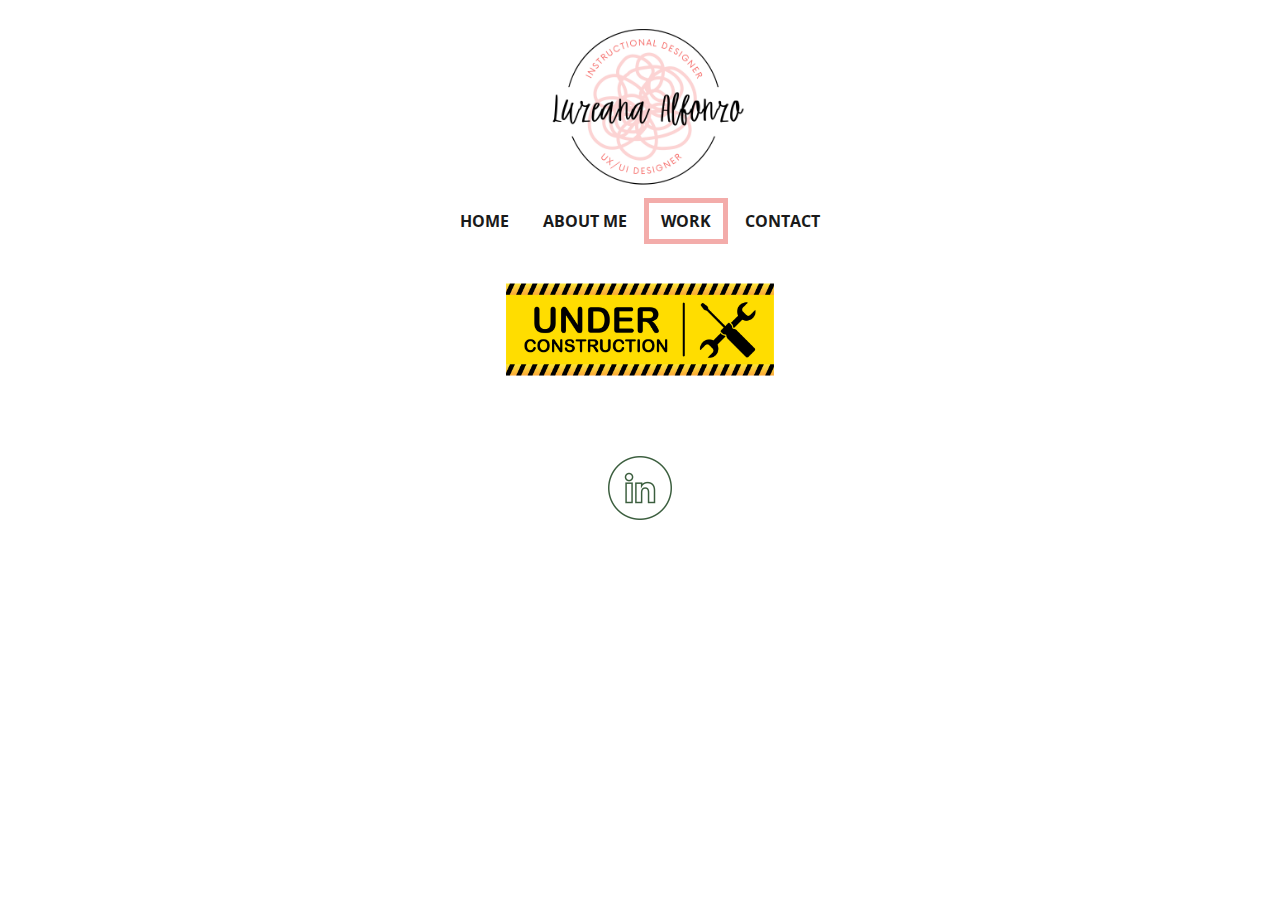
<file: Work.html>
<!DOCTYPE html>
<html style="font-size: 16px;" lang="en"><head>
    <meta name="viewport" content="width=device-width, initial-scale=1.0">
    <meta charset="utf-8">
    <meta name="keywords" content="">
    <meta name="description" content="">
    <title>Work</title>
    <link rel="stylesheet" href="nicepage.css" media="screen">
<link rel="stylesheet" href="Work.css" media="screen">
    <script class="u-script" type="text/javascript" src="jquery.js" defer=""></script>
    <script class="u-script" type="text/javascript" src="nicepage.js" defer=""></script>
    <meta name="generator" content="Nicepage 5.20.7, nicepage.com">
    <link id="u-theme-google-font" rel="stylesheet" href="https://fonts.googleapis.com/css?family=Roboto:100,100i,300,300i,400,400i,500,500i,700,700i,900,900i|Open+Sans:300,300i,400,400i,500,500i,600,600i,700,700i,800,800i">
    
    
    
    <script type="application/ld+json">{
		"@context": "http://schema.org",
		"@type": "Organization",
		"name": "Site1",
		"logo": "images/LOGO1.png"
}</script>
    <meta name="theme-color" content="#478ac9">
    <meta property="og:title" content="Work">
    <meta property="og:description" content="">
    <meta property="og:type" content="website">
  <meta data-intl-tel-input-cdn-path="intlTelInput/"></head>
  <body data-path-to-root="./" data-include-products="false" class="u-body u-xl-mode" data-lang="en"><header class="u-clearfix u-header" id="sec-88bd"><div class="u-clearfix u-sheet u-valign-bottom-lg u-valign-middle-md u-valign-middle-sm u-valign-middle-xs u-sheet-1">
        <a href="https://nicepage.com/c/art-design-html-templates" class="u-image u-logo u-image-1" data-image-width="1152" data-image-height="864">
          <img src="images/LOGO1.png" class="u-logo-image u-logo-image-1">
        </a>
        <nav class="u-align-center-lg u-align-center-md u-align-center-sm u-align-center-xs u-menu u-menu-one-level u-offcanvas u-menu-1">
          <div class="menu-collapse" style="font-size: 1rem; letter-spacing: 0px; font-weight: 700; text-transform: uppercase;">
            <a class="u-button-style u-custom-active-border-color u-custom-active-color u-custom-border u-custom-border-color u-custom-borders u-custom-hover-border-color u-custom-left-right-menu-spacing u-custom-text-active-color u-custom-text-color u-custom-text-hover-color u-custom-top-bottom-menu-spacing u-nav-link" href="#" style="padding: 16px 10px; font-size: calc(1em + 32px);">
              <svg class="u-svg-link" viewBox="0 0 24 24"><use xmlns:xlink="http://www.w3.org/1999/xlink" xlink:href="#menu-hamburger"></use></svg>
              <svg class="u-svg-content" version="1.1" id="menu-hamburger" viewBox="0 0 16 16" x="0px" y="0px" xmlns:xlink="http://www.w3.org/1999/xlink" xmlns="http://www.w3.org/2000/svg"><g><rect y="1" width="16" height="2"></rect><rect y="7" width="16" height="2"></rect><rect y="13" width="16" height="2"></rect>
</g></svg>
            </a>
          </div>
          <div class="u-custom-menu u-nav-container">
            <ul class="u-nav u-spacing-0 u-unstyled u-nav-1"><li class="u-nav-item"><a class="u-border-5 u-border-active-custom-color-4 u-border-hover-custom-color-3 u-button-style u-nav-link u-text-active-grey-90 u-text-grey-90 u-text-hover-grey-90" href="Home.html" style="padding: 10px 12px;">Home</a>
</li><li class="u-nav-item"><a class="u-border-5 u-border-active-custom-color-4 u-border-hover-custom-color-3 u-button-style u-nav-link u-text-active-grey-90 u-text-grey-90 u-text-hover-grey-90" href="About-Me.html" style="padding: 10px 12px;">About Me</a>
</li><li class="u-nav-item"><a class="u-border-5 u-border-active-custom-color-4 u-border-hover-custom-color-3 u-button-style u-nav-link u-text-active-grey-90 u-text-grey-90 u-text-hover-grey-90" href="Work.html" style="padding: 10px 12px;">Work</a>
</li><li class="u-nav-item"><a class="u-border-5 u-border-active-custom-color-4 u-border-hover-custom-color-3 u-button-style u-nav-link u-text-active-grey-90 u-text-grey-90 u-text-hover-grey-90" href="Contact.html" style="padding: 10px 12px;">Contact</a>
</li></ul>
          </div>
          <div class="u-custom-menu u-nav-container-collapse">
            <div class="u-black u-container-style u-inner-container-layout u-opacity u-opacity-95 u-sidenav">
              <div class="u-inner-container-layout u-sidenav-overflow">
                <div class="u-menu-close"></div>
                <ul class="u-align-center u-nav u-popupmenu-items u-unstyled u-nav-2"><li class="u-nav-item"><a class="u-button-style u-nav-link" href="Home.html">Home</a>
</li><li class="u-nav-item"><a class="u-button-style u-nav-link" href="About-Me.html">About Me</a>
</li><li class="u-nav-item"><a class="u-button-style u-nav-link" href="Work.html">Work</a>
</li><li class="u-nav-item"><a class="u-button-style u-nav-link" href="Contact.html">Contact</a>
</li></ul>
              </div>
            </div>
            <div class="u-black u-menu-overlay u-opacity u-opacity-70"></div>
          </div>
        </nav>
      </div></header>
    <section class="u-clearfix u-container-align-center-xl u-section-1" id="sec-4739">
      <div class="u-clearfix u-sheet u-valign-middle-lg u-valign-middle-md u-valign-middle-sm u-valign-middle-xs u-sheet-1">
        <img class="u-image u-image-contain u-image-default u-image-1" src="images/Untitleddesign1.png" alt="" data-image-width="6912" data-image-height="3456">
      </div>
    </section>
    
    
    
    <footer class="u-clearfix u-footer" id="sec-2ef5"><div class="u-clearfix u-sheet u-valign-middle-xl u-sheet-1"><span class="u-file-icon u-hover-feature u-icon u-text-custom-color-2 u-icon-1" data-href="https://www.linkedin.com/in/luzeanaalfonzo/" data-target="_blank"><img src="images/4628658-94bad52a.png" alt=""></span>
      </div></footer>
  
</body></html>
</file>
